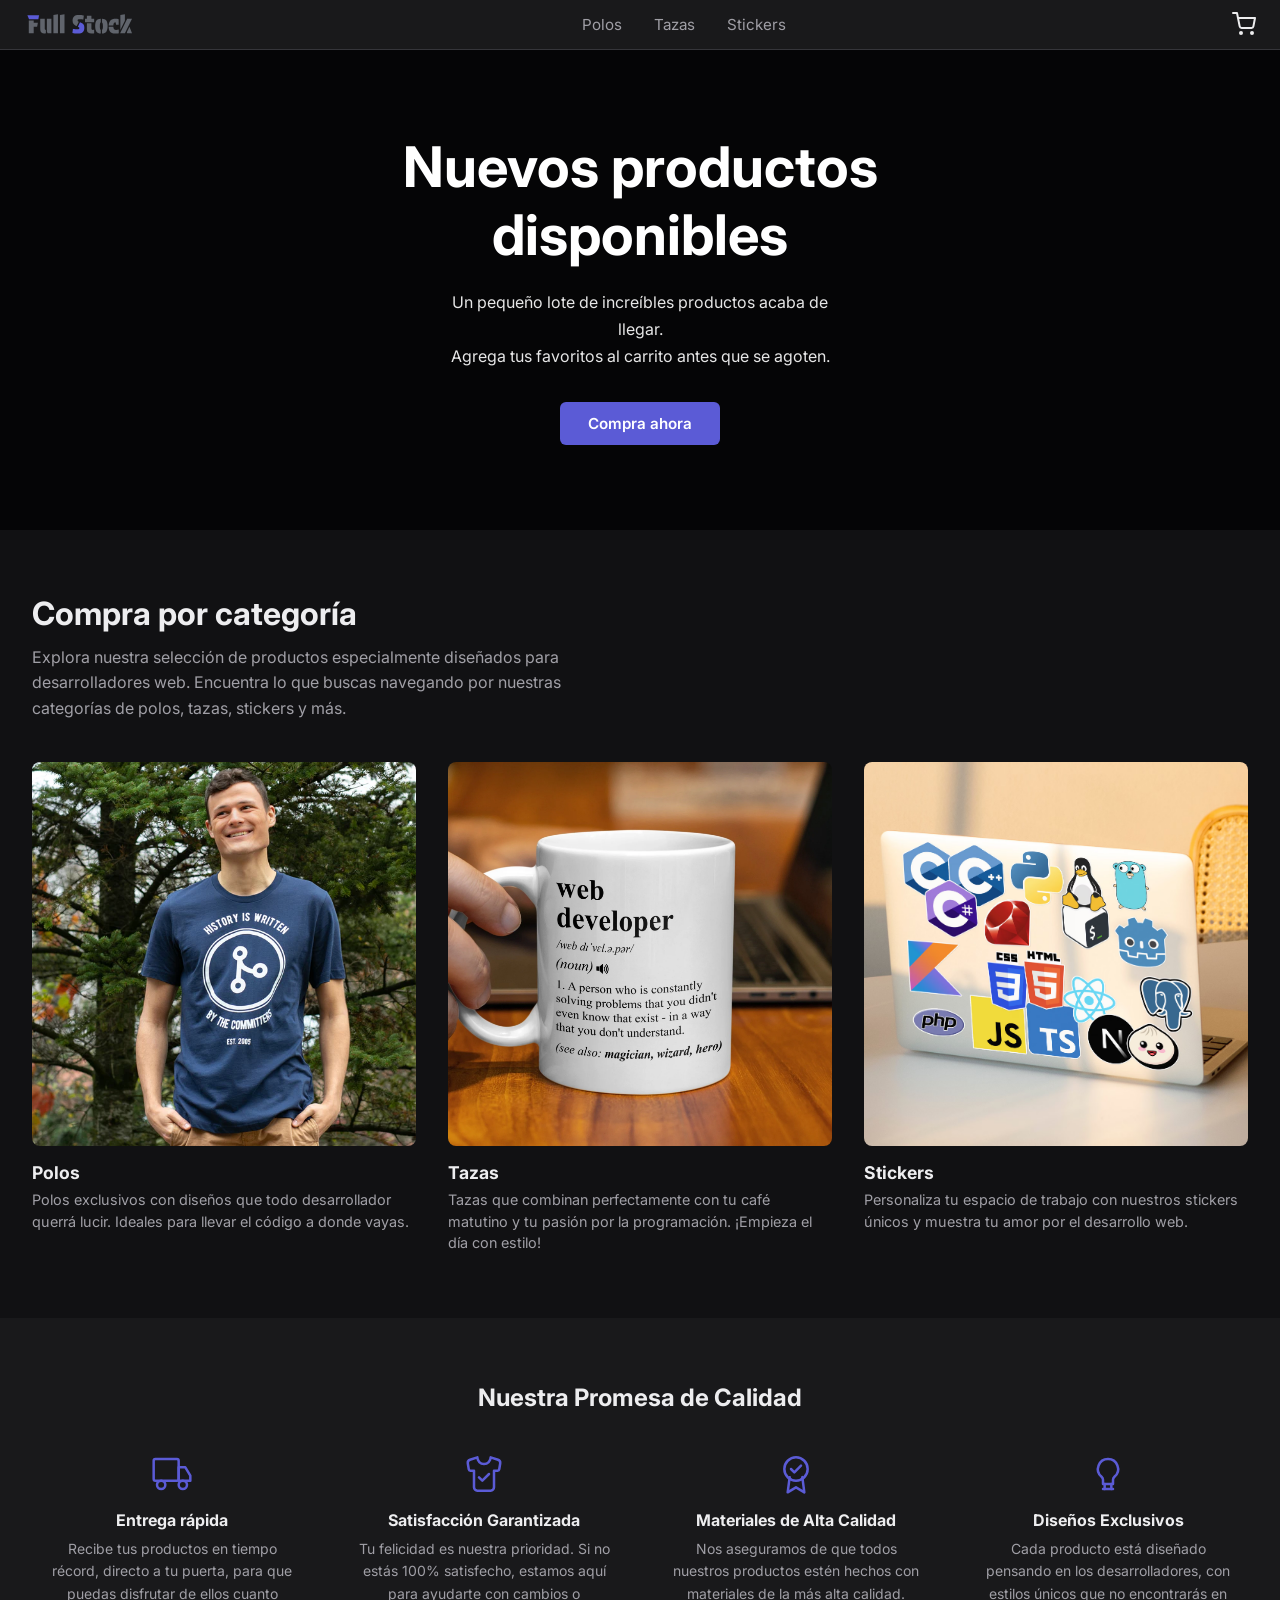
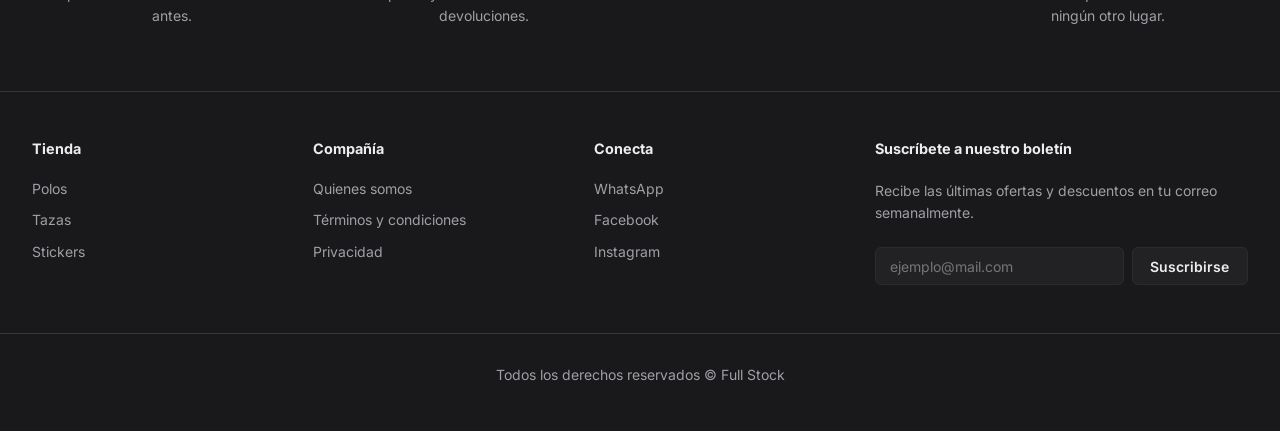
<file: index.html>
<!DOCTYPE html>
<html lang="es">
  <head>
    <meta charset="UTF-8" />
    <meta name="viewport" content="width=device-width, initial-scale=1.0" />
    <title>Full Stock</title>
    <link rel="stylesheet" href="styles.css" />
  </head>
  <body>

    <header class="site-header">
      <div class="header-inner">
        <a href="index.html" class="logo"><img src="images/logo.svg" alt="Full Stock" /></a>
        <nav class="header-nav">
          <a href="polos.html">Polos</a>
          <a href="tazas.html">Tazas</a>
          <a href="stickers.html">Stickers</a>
        </nav>
        <a href="carrito.html" class="cart-icon" aria-label="Carrito de compras">
          <svg xmlns="http://www.w3.org/2000/svg" width="24" height="24" viewBox="0 0 24 24" fill="none" stroke="currentColor" stroke-width="2" stroke-linecap="round" stroke-linejoin="round">
            <circle cx="9" cy="21" r="1"></circle>
            <circle cx="20" cy="21" r="1"></circle>
            <path d="M1 1h4l2.68 13.39a2 2 0 0 0 2 1.61h9.72a2 2 0 0 0 2-1.61L23 6H6"></path>
          </svg>
          <span class="cart-badge" style="display:none">0</span>
        </a>
      </div>
    </header>

    <main>

      <!-- HERO -->
      <section class="hero">
        <div class="hero-content">
          <h1>Nuevos productos<br>disponibles</h1>
          <p>Un pequeño lote de increíbles productos acaba de llegar.<br>Agrega tus favoritos al carrito antes que se agoten.</p>
          <a href="polos.html" class="btn-primary">Compra ahora</a>
        </div>
      </section>

      <!-- CATEGORÍAS -->
      <section class="categories-section">
        <div class="container">
          <h2>Compra por categoría</h2>
          <p class="categories-subtitle">
            Explora nuestra selección de productos especialmente diseñados para
            desarrolladores web. Encuentra lo que buscas navegando por nuestras
            categorías de polos, tazas, stickers y más.
          </p>

          <div class="categories-grid">

            <a href="polos.html" class="category-card">
              <div class="category-image-container">
                <img
                  src="images/polo.png"
                  alt="Hombre con polo azul marino 'History is written by the committers'"
                  width="600"
                  height="600"
                />
              </div>
              <h3>Polos</h3>
              <p>Polos exclusivos con diseños que todo desarrollador querrá lucir. Ideales para llevar el código a donde vayas.</p>
            </a>

            <a href="tazas.html" class="category-card">
              <div class="category-image-container">
                <img
                  src="images/taza.png"
                  alt="Taza blanca con definición de 'web developer'"
                  width="600"
                  height="600"
                />
              </div>
              <h3>Tazas</h3>
              <p>Tazas que combinan perfectamente con tu café matutino y tu pasión por la programación. ¡Empieza el día con estilo!</p>
            </a>

            <a href="stickers.html" class="category-card">
              <div class="category-image-container">
                <img
                  src="images/stickers.png"
                  alt="Laptop con stickers de lenguajes de programación"
                  width="600"
                  height="600"
                />
              </div>
              <h3>Stickers</h3>
              <p>Personaliza tu espacio de trabajo con nuestros stickers únicos y muestra tu amor por el desarrollo web.</p>
            </a>

          </div>
        </div>
      </section>

      <!-- NUESTRA PROMESA DE CALIDAD -->
      <section class="promise-section">
        <div class="container">
          <h2 class="promise-title">Nuestra Promesa de Calidad</h2>
          <div class="promise-grid">

            <div class="promise-item">
              <div class="promise-icon">
                <svg xmlns="http://www.w3.org/2000/svg" width="40" height="40" viewBox="0 0 24 24" fill="none" stroke="currentColor" stroke-width="1.5" stroke-linecap="round" stroke-linejoin="round">
                  <rect x="1" y="3" width="15" height="13" rx="1"></rect>
                  <path d="M16 8h4l3 5v3h-7V8z"></path>
                  <circle cx="5.5" cy="18.5" r="2.5"></circle>
                  <circle cx="18.5" cy="18.5" r="2.5"></circle>
                </svg>
              </div>
              <h3>Entrega rápida</h3>
              <p>Recibe tus productos en tiempo récord, directo a tu puerta, para que puedas disfrutar de ellos cuanto antes.</p>
            </div>

            <div class="promise-item">
              <div class="promise-icon">
                <svg xmlns="http://www.w3.org/2000/svg" width="40" height="40" viewBox="0 0 24 24" fill="none" stroke="currentColor" stroke-width="1.5" stroke-linecap="round" stroke-linejoin="round">
                  <path d="M20.38 3.46 16 2a4 4 0 0 1-8 0L3.62 3.46a2 2 0 0 0-1.34 2.23l.58 3.47a1 1 0 0 0 .99.84H6v10c0 1.1.9 2 2 2h8a2 2 0 0 0 2-2V10h2.15a1 1 0 0 0 .99-.84l.58-3.47a2 2 0 0 0-1.34-2.23z"></path>
                  <path d="M9 14l2 2 4-4"></path>
                </svg>
              </div>
              <h3>Satisfacción Garantizada</h3>
              <p>Tu felicidad es nuestra prioridad. Si no estás 100% satisfecho, estamos aquí para ayudarte con cambios o devoluciones.</p>
            </div>

            <div class="promise-item">
              <div class="promise-icon">
                <svg xmlns="http://www.w3.org/2000/svg" width="40" height="40" viewBox="0 0 24 24" fill="none" stroke="currentColor" stroke-width="1.5" stroke-linecap="round" stroke-linejoin="round">
                  <circle cx="12" cy="9" r="7"></circle>
                  <polyline points="8.21 13.89 7 23 12 20 17 23 15.79 13.88"></polyline>
                  <polyline points="9 9 11 11 15 7"></polyline>
                </svg>
              </div>
              <h3>Materiales de Alta Calidad</h3>
              <p>Nos aseguramos de que todos nuestros productos estén hechos con materiales de la más alta calidad.</p>
            </div>

            <div class="promise-item">
              <div class="promise-icon">
                <svg xmlns="http://www.w3.org/2000/svg" width="40" height="40" viewBox="0 0 24 24" fill="none" stroke="currentColor" stroke-width="1.5" stroke-linecap="round" stroke-linejoin="round">
                  <path d="M9 21h6"></path>
                  <path d="M10 21v-3"></path>
                  <path d="M14 21v-3"></path>
                  <path d="M12 3a6 6 0 0 0-4 10.5c.8.7 1 1.2 1 2V18h6v-2.5c0-.8.2-1.3 1-2A6 6 0 0 0 12 3z"></path>
                </svg>
              </div>
              <h3>Diseños Exclusivos</h3>
              <p>Cada producto está diseñado pensando en los desarrolladores, con estilos únicos que no encontrarás en ningún otro lugar.</p>
            </div>

          </div>
        </div>
      </section>

    </main>

    <footer class="site-footer">
      <div class="container footer-grid">

        <div class="footer-col">
          <h4>Tienda</h4>
          <a href="polos.html">Polos</a>
          <a href="tazas.html">Tazas</a>
          <a href="stickers.html">Stickers</a>
        </div>

        <div class="footer-col">
          <h4>Compañía</h4>
          <a href="about.html">Quienes somos</a>
          <a href="terms.html">Términos y condiciones</a>
          <a href="privacy.html">Privacidad</a>
        </div>

        <div class="footer-col">
          <h4>Conecta</h4>
          <a href="https://wa.me/">WhatsApp</a>
          <a href="https://www.facebook.com/">Facebook</a>
          <a href="https://www.instagram.com/">Instagram</a>
        </div>

        <div class="footer-col footer-newsletter">
          <h4>Suscríbete a nuestro boletín</h4>
          <p>Recibe las últimas ofertas y descuentos en tu correo semanalmente.</p>
          <form class="newsletter-form">
            <input type="email" placeholder="ejemplo@mail.com" required />
            <button type="submit">Suscribirse</button>
          </form>
        </div>

      </div>
      <p class="footer-copy">Todos los derechos reservados &copy; Full Stock</p>
    </footer>

    <script src="js/darkmode.js?v=2"></script>
    <script src="js/products.js?v=2"></script>
    <script src="js/main.js?v=2"></script>
  </body>
</html>
</file>
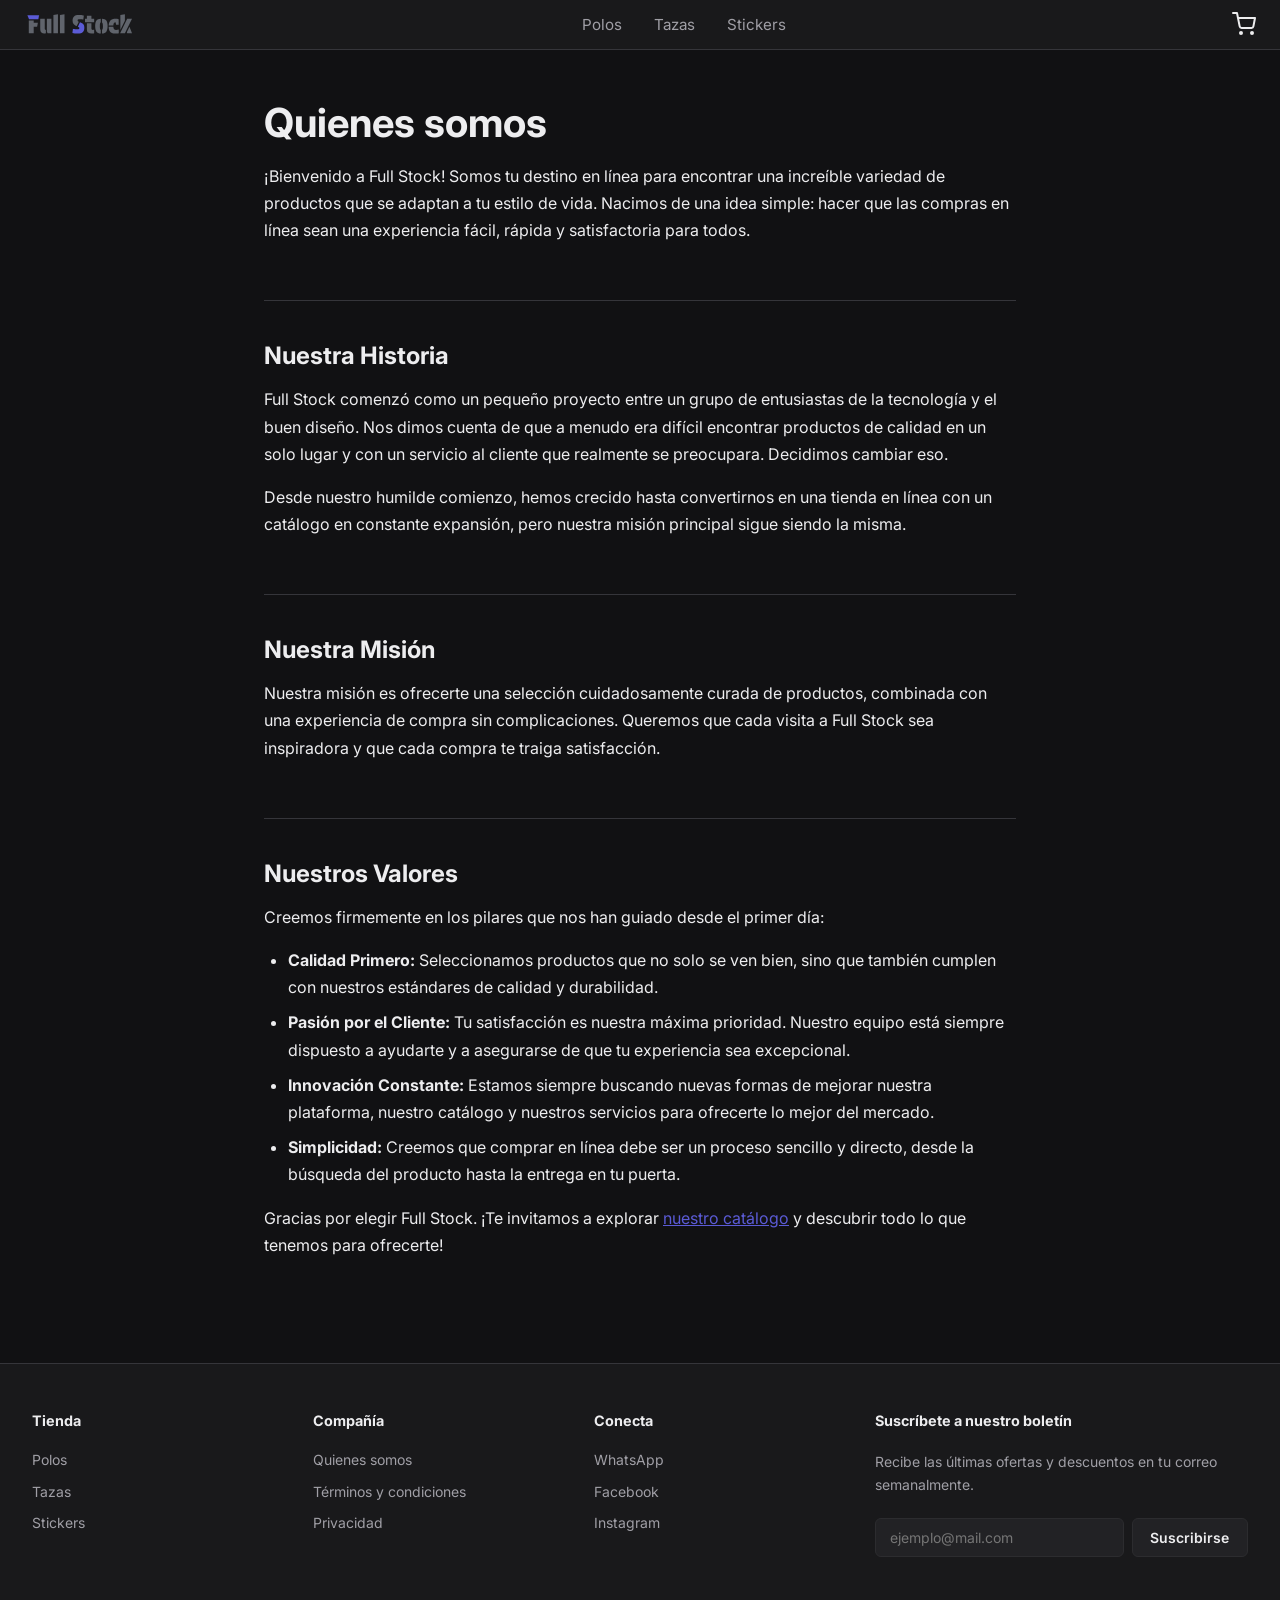
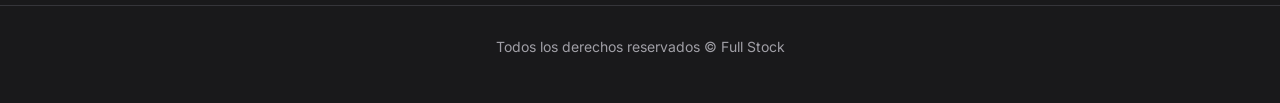
<file: about.html>
<!DOCTYPE html>
<html lang="es">
  <head>
    <meta charset="UTF-8" />
    <meta name="viewport" content="width=device-width, initial-scale=1.0" />
    <title>Quiénes Somos | Full Stock</title>
    <link rel="stylesheet" href="styles.css" />
  </head>
  <body class="internal-page">

    <header class="site-header">
      <div class="header-inner">
        <a href="index.html" class="logo"><img src="images/logo.svg" alt="Full Stock" /></a>
        <nav class="header-nav">
          <a href="polos.html">Polos</a>
          <a href="tazas.html">Tazas</a>
          <a href="stickers.html">Stickers</a>
        </nav>
        <a href="carrito.html" class="cart-icon" aria-label="Carrito de compras">
          <svg xmlns="http://www.w3.org/2000/svg" width="24" height="24" viewBox="0 0 24 24" fill="none" stroke="currentColor" stroke-width="2" stroke-linecap="round" stroke-linejoin="round">
            <circle cx="9" cy="21" r="1"></circle>
            <circle cx="20" cy="21" r="1"></circle>
            <path d="M1 1h4l2.68 13.39a2 2 0 0 0 2 1.61h9.72a2 2 0 0 0 2-1.61L23 6H6"></path>
          </svg>
          <span class="cart-badge" style="display:none">0</span>
        </a>
      </div>
    </header>

    <main>

      <section class="hero-section">
        <h1>Quienes somos</h1>
        <p>
          ¡Bienvenido a Full Stock! Somos tu destino en línea para encontrar una
          increíble variedad de productos que se adaptan a tu estilo de vida.
          Nacimos de una idea simple: hacer que las compras en línea sean una
          experiencia fácil, rápida y satisfactoria para todos.
        </p>
      </section>

      <section>
        <h2>Nuestra Historia</h2>
        <p>
          Full Stock comenzó como un pequeño proyecto entre un grupo de
          entusiastas de la tecnología y el buen diseño. Nos dimos cuenta de
          que a menudo era difícil encontrar productos de calidad en un solo
          lugar y con un servicio al cliente que realmente se preocupara.
          Decidimos cambiar eso.
        </p>
        <p>
          Desde nuestro humilde comienzo, hemos crecido hasta convertirnos en
          una tienda en línea con un catálogo en constante expansión, pero
          nuestra misión principal sigue siendo la misma.
        </p>
      </section>

      <section>
        <h2>Nuestra Misión</h2>
        <p>
          Nuestra misión es ofrecerte una selección cuidadosamente curada de
          productos, combinada con una experiencia de compra sin
          complicaciones. Queremos que cada visita a Full Stock sea inspiradora
          y que cada compra te traiga satisfacción.
        </p>
      </section>

      <section>
        <h2>Nuestros Valores</h2>
        <p>Creemos firmemente en los pilares que nos han guiado desde el primer día:</p>
        <ul>
          <li>
            <strong>Calidad Primero:</strong> Seleccionamos productos que no
            solo se ven bien, sino que también cumplen con nuestros estándares
            de calidad y durabilidad.
          </li>
          <li>
            <strong>Pasión por el Cliente:</strong> Tu satisfacción es nuestra
            máxima prioridad. Nuestro equipo está siempre dispuesto a ayudarte
            y a asegurarse de que tu experiencia sea excepcional.
          </li>
          <li>
            <strong>Innovación Constante:</strong> Estamos siempre buscando
            nuevas formas de mejorar nuestra plataforma, nuestro catálogo y
            nuestros servicios para ofrecerte lo mejor del mercado.
          </li>
          <li>
            <strong>Simplicidad:</strong> Creemos que comprar en línea debe ser
            un proceso sencillo y directo, desde la búsqueda del producto hasta
            la entrega en tu puerta.
          </li>
        </ul>
        <p>
          Gracias por elegir Full Stock. ¡Te invitamos a explorar
          <a href="#">nuestro catálogo</a> y descubrir todo lo que tenemos para
          ofrecerte!
        </p>
      </section>

    </main>

    <footer class="site-footer">
      <div class="container footer-grid">
        <div class="footer-col">
          <h4>Tienda</h4>
          <a href="polos.html">Polos</a>
          <a href="tazas.html">Tazas</a>
          <a href="stickers.html">Stickers</a>
        </div>
        <div class="footer-col">
          <h4>Compañía</h4>
          <a href="about.html">Quienes somos</a>
          <a href="terms.html">Términos y condiciones</a>
          <a href="privacy.html">Privacidad</a>
        </div>
        <div class="footer-col">
          <h4>Conecta</h4>
          <a href="https://wa.me/">WhatsApp</a>
          <a href="https://www.facebook.com/">Facebook</a>
          <a href="https://www.instagram.com/">Instagram</a>
        </div>
        <div class="footer-col footer-newsletter">
          <h4>Suscríbete a nuestro boletín</h4>
          <p>Recibe las últimas ofertas y descuentos en tu correo semanalmente.</p>
          <form class="newsletter-form">
            <input type="email" placeholder="ejemplo@mail.com" required />
            <button type="submit">Suscribirse</button>
          </form>
        </div>
      </div>
      <p class="footer-copy">Todos los derechos reservados &copy; Full Stock</p>
    </footer>

    <script src="js/darkmode.js?v=2"></script>
    <script src="js/products.js?v=2"></script>
    <script src="js/main.js?v=2"></script>
  </body>
</html>
</file>
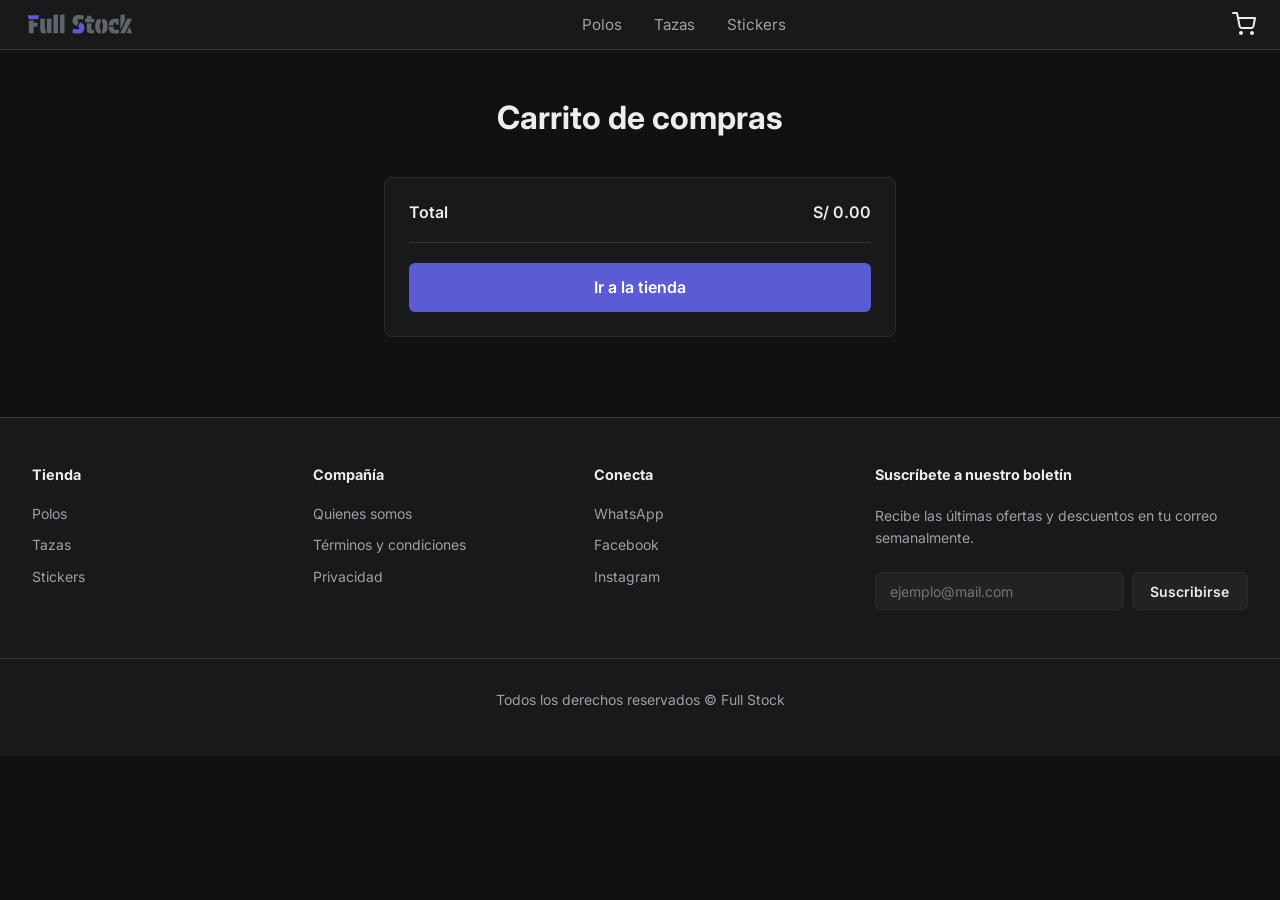
<file: carrito.html>
<!DOCTYPE html>
<html lang="es">
  <head>
    <meta charset="UTF-8" />
    <meta name="viewport" content="width=device-width, initial-scale=1.0" />
    <title>Full Stock | Tu carrito</title>
    <link rel="stylesheet" href="styles.css" />
  </head>
  <body data-page="carrito">

    <header class="site-header">
      <div class="header-inner">
        <a href="index.html" class="logo"><img src="images/logo.svg" alt="Full Stock" /></a>
        <nav class="header-nav">
          <a href="polos.html">Polos</a>
          <a href="tazas.html">Tazas</a>
          <a href="stickers.html">Stickers</a>
        </nav>
        <a href="carrito.html" class="cart-icon" aria-label="Carrito de compras">
          <svg xmlns="http://www.w3.org/2000/svg" width="24" height="24" viewBox="0 0 24 24" fill="none" stroke="currentColor" stroke-width="2" stroke-linecap="round" stroke-linejoin="round">
            <circle cx="9" cy="21" r="1"></circle>
            <circle cx="20" cy="21" r="1"></circle>
            <path d="M1 1h4l2.68 13.39a2 2 0 0 0 2 1.61h9.72a2 2 0 0 0 2-1.61L23 6H6"></path>
          </svg>
          <span class="cart-badge" style="display:none">0</span>
        </a>
      </div>
    </header>

    <main>
      <section class="cart-section">
        <div class="container">
          <div id="cart-content"></div>
        </div>
      </section>
    </main>

    <footer class="site-footer">
      <div class="container footer-grid">
        <div class="footer-col">
          <h4>Tienda</h4>
          <a href="polos.html">Polos</a>
          <a href="tazas.html">Tazas</a>
          <a href="stickers.html">Stickers</a>
        </div>
        <div class="footer-col">
          <h4>Compañía</h4>
          <a href="about.html">Quienes somos</a>
          <a href="terms.html">Términos y condiciones</a>
          <a href="privacy.html">Privacidad</a>
        </div>
        <div class="footer-col">
          <h4>Conecta</h4>
          <a href="https://wa.me/">WhatsApp</a>
          <a href="https://www.facebook.com/">Facebook</a>
          <a href="https://www.instagram.com/">Instagram</a>
        </div>
        <div class="footer-col footer-newsletter">
          <h4>Suscríbete a nuestro boletín</h4>
          <p>Recibe las últimas ofertas y descuentos en tu correo semanalmente.</p>
          <form class="newsletter-form">
            <input type="email" placeholder="ejemplo@mail.com" required />
            <button type="submit">Suscribirse</button>
          </form>
        </div>
      </div>
      <p class="footer-copy">Todos los derechos reservados &copy; Full Stock</p>
    </footer>

    <script src="js/darkmode.js?v=2"></script>
    <script src="js/products.js?v=2"></script>
    <script src="js/main.js?v=2"></script>
  </body>
</html>
</file>
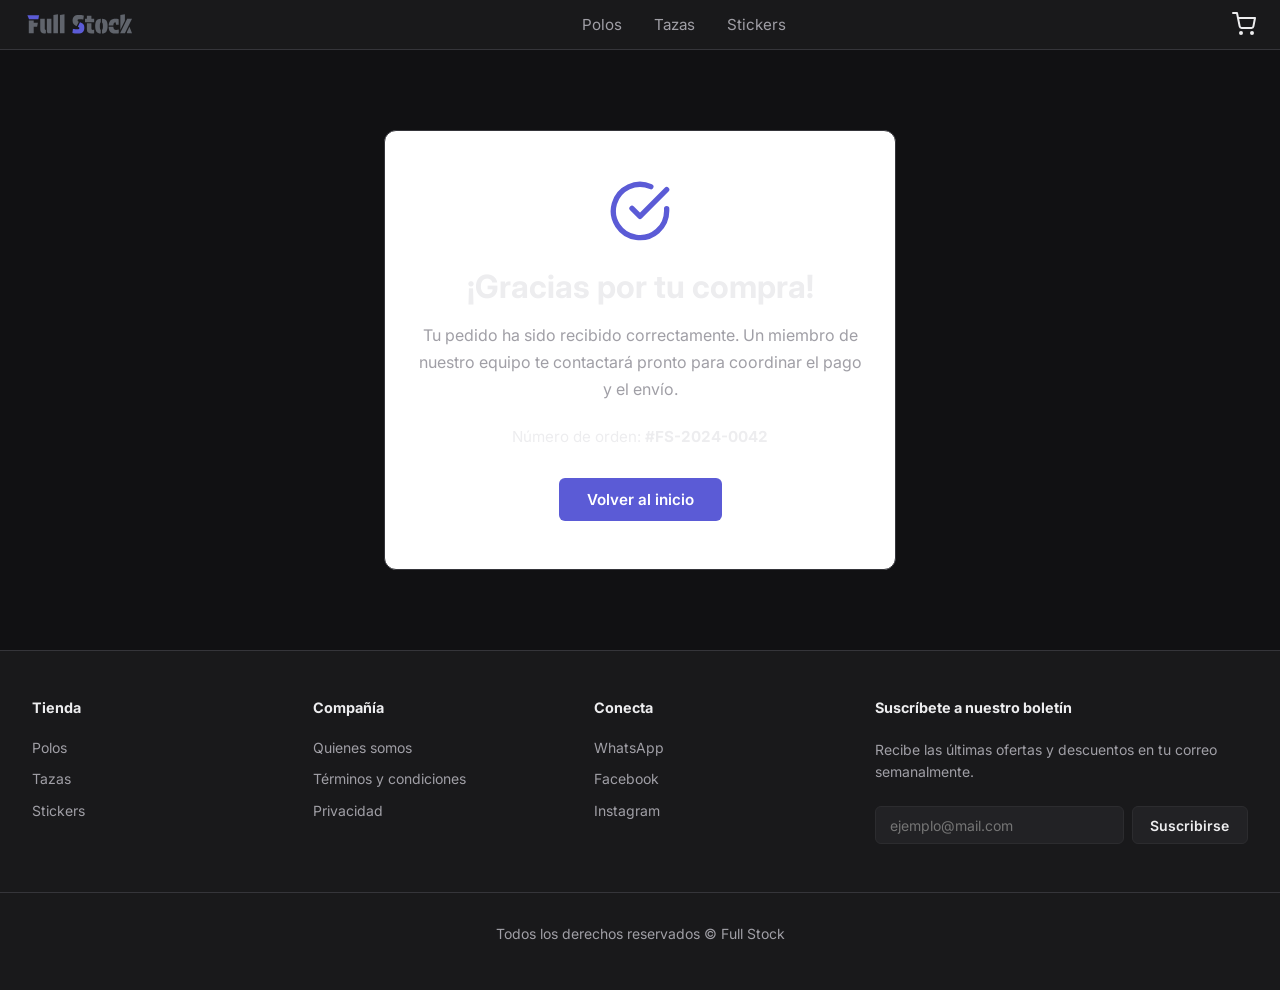
<file: gracias.html>
<!DOCTYPE html>
<html lang="es">
  <head>
    <meta charset="UTF-8" />
    <meta name="viewport" content="width=device-width, initial-scale=1.0" />
    <title>¡Gracias por tu compra! | Full Stock</title>
    <link rel="stylesheet" href="styles.css" />
  </head>
  <body>

    <header class="site-header">
      <div class="header-inner">
        <a href="index.html" class="logo"><img src="images/logo.svg" alt="Full Stock" /></a>
        <nav class="header-nav">
          <a href="polos.html">Polos</a>
          <a href="tazas.html">Tazas</a>
          <a href="stickers.html">Stickers</a>
        </nav>
        <a href="carrito.html" class="cart-icon" aria-label="Carrito de compras">
          <svg xmlns="http://www.w3.org/2000/svg" width="24" height="24" viewBox="0 0 24 24" fill="none" stroke="currentColor" stroke-width="2" stroke-linecap="round" stroke-linejoin="round">
            <circle cx="9" cy="21" r="1"></circle>
            <circle cx="20" cy="21" r="1"></circle>
            <path d="M1 1h4l2.68 13.39a2 2 0 0 0 2 1.61h9.72a2 2 0 0 0 2-1.61L23 6H6"></path>
          </svg>
          <span class="cart-badge" style="display:none">0</span>
        </a>
      </div>
    </header>

    <main>
      <section class="thank-you-section">
        <div class="container">
          <div class="thank-you-card">
            <div class="thank-you-icon">
              <svg xmlns="http://www.w3.org/2000/svg" width="64" height="64" viewBox="0 0 24 24" fill="none" stroke="currentColor" stroke-width="2" stroke-linecap="round" stroke-linejoin="round">
                <path d="M22 11.08V12a10 10 0 1 1-5.93-9.14"></path>
                <polyline points="22 4 12 14.01 9 11.01"></polyline>
              </svg>
            </div>
            <h1>¡Gracias por tu compra!</h1>
            <p class="thank-you-message">
              Tu pedido ha sido recibido correctamente. Un miembro de nuestro
              equipo te contactará pronto para coordinar el pago y el envío.
            </p>
            <p class="thank-you-order">
              Número de orden: <strong>#FS-2024-0042</strong>
            </p>
            <a href="index.html" class="btn-primary">Volver al inicio</a>
          </div>
        </div>
      </section>
    </main>

    <footer class="site-footer">
      <div class="container footer-grid">
        <div class="footer-col">
          <h4>Tienda</h4>
          <a href="polos.html">Polos</a>
          <a href="tazas.html">Tazas</a>
          <a href="stickers.html">Stickers</a>
        </div>
        <div class="footer-col">
          <h4>Compañía</h4>
          <a href="about.html">Quienes somos</a>
          <a href="terms.html">Términos y condiciones</a>
          <a href="privacy.html">Privacidad</a>
        </div>
        <div class="footer-col">
          <h4>Conecta</h4>
          <a href="https://wa.me/">WhatsApp</a>
          <a href="https://www.facebook.com/">Facebook</a>
          <a href="https://www.instagram.com/">Instagram</a>
        </div>
        <div class="footer-col footer-newsletter">
          <h4>Suscríbete a nuestro boletín</h4>
          <p>Recibe las últimas ofertas y descuentos en tu correo semanalmente.</p>
          <form class="newsletter-form">
            <input type="email" placeholder="ejemplo@mail.com" required />
            <button type="submit">Suscribirse</button>
          </form>
        </div>
      </div>
      <p class="footer-copy">Todos los derechos reservados &copy; Full Stock</p>
    </footer>

    <script src="js/darkmode.js?v=2"></script>
    <script src="js/products.js?v=2"></script>
    <script src="js/main.js?v=2"></script>
  </body>
</html>
</file>
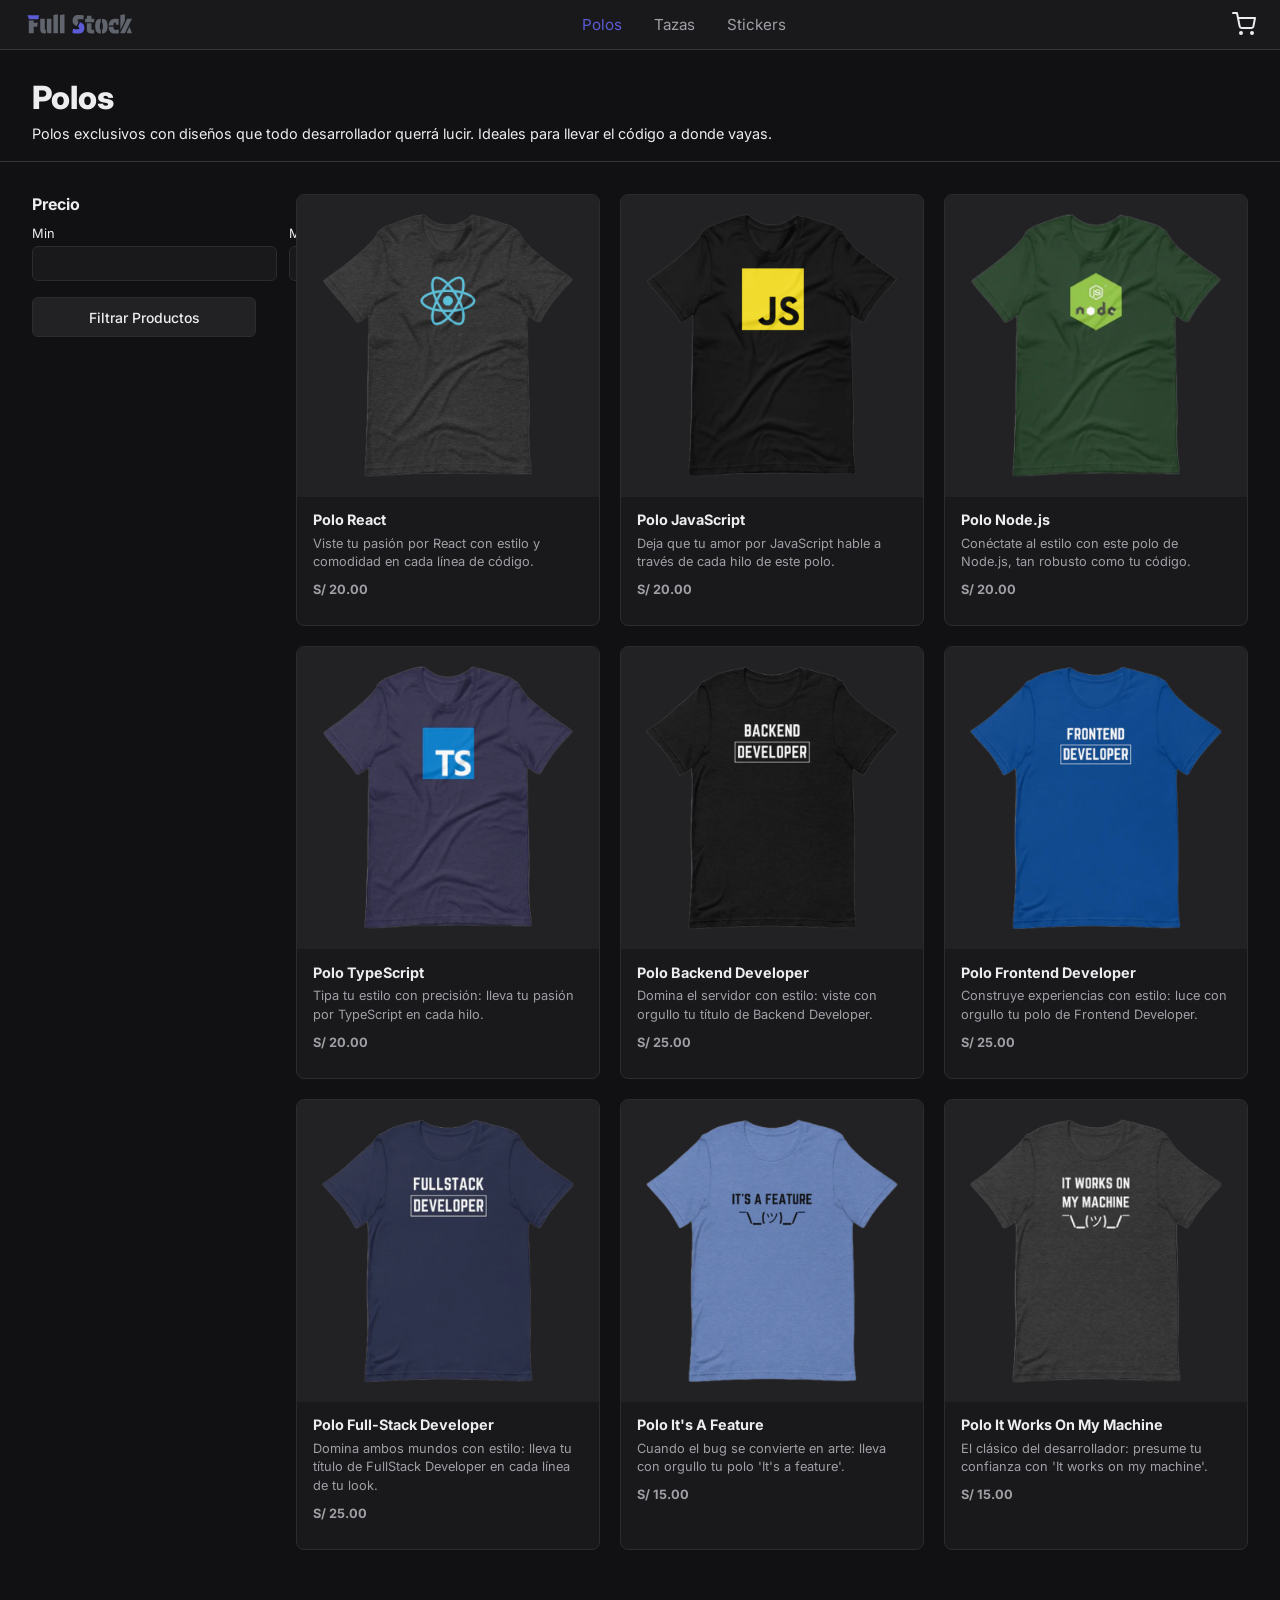
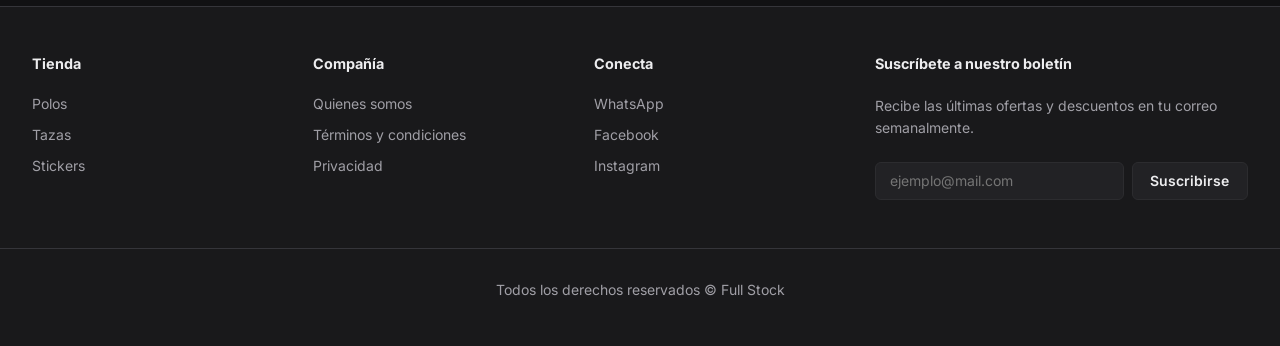
<file: polos.html>
<!DOCTYPE html>
<html lang="es">
  <head>
    <meta charset="UTF-8" />
    <meta name="viewport" content="width=device-width, initial-scale=1.0" />
    <title>Full Stock | Polos</title>
    <link rel="stylesheet" href="styles.css" />
  </head>
  <body>

    <header class="site-header">
      <div class="header-inner">
        <a href="index.html" class="logo"><img src="images/logo.svg" alt="Full Stock" /></a>
        <nav class="header-nav">
          <a href="polos.html" class="active">Polos</a>
          <a href="tazas.html">Tazas</a>
          <a href="stickers.html">Stickers</a>
        </nav>
        <a href="carrito.html" class="cart-icon" aria-label="Carrito de compras">
          <svg xmlns="http://www.w3.org/2000/svg" width="24" height="24" viewBox="0 0 24 24" fill="none" stroke="currentColor" stroke-width="2" stroke-linecap="round" stroke-linejoin="round">
            <circle cx="9" cy="21" r="1"></circle>
            <circle cx="20" cy="21" r="1"></circle>
            <path d="M1 1h4l2.68 13.39a2 2 0 0 0 2 1.61h9.72a2 2 0 0 0 2-1.61L23 6H6"></path>
          </svg>
          <span class="cart-badge" style="display:none">0</span>
        </a>
      </div>
    </header>

    <main>
      <section class="catalog-header">
        <div class="container">
          <h1>Polos</h1>
          <p>Polos exclusivos con diseños que todo desarrollador querrá lucir. Ideales para llevar el código a donde vayas.</p>
        </div>
      </section>

      <section class="catalog-body">
        <div class="container catalog-layout">

          <aside class="catalog-sidebar">
            <form class="filter-form">
              <fieldset>
                <legend>Precio</legend>
                <div class="filter-range">
                  <label>
                    Min
                    <input type="number" name="min" min="0" />
                  </label>
                  <label>
                    Max
                    <input type="number" name="max" min="0" />
                  </label>
                </div>
              </fieldset>
              <button type="submit">Filtrar Productos</button>
            </form>
          </aside>

          <div class="product-grid">

            <a href="producto.html?id=polo-react" class="product-card" data-price="20.00">
              <div class="product-image">
                <img src="images/polos/polo-react.png" alt="Polo React" />
              </div>
              <div class="product-info">
                <h2>Polo React</h2>
                <p>Viste tu pasión por React con estilo y comodidad en cada línea de código.</p>
                <p class="product-price">S/ 20.00</p>
              </div>
            </a>

            <a href="producto.html?id=polo-js" class="product-card" data-price="20.00">
              <div class="product-image">
                <img src="images/polos/polo-js.png" alt="Polo JavaScript" />
              </div>
              <div class="product-info">
                <h2>Polo JavaScript</h2>
                <p>Deja que tu amor por JavaScript hable a través de cada hilo de este polo.</p>
                <p class="product-price">S/ 20.00</p>
              </div>
            </a>

            <a href="producto.html?id=polo-node" class="product-card" data-price="20.00">
              <div class="product-image">
                <img src="images/polos/polo-node.png" alt="Polo Node.js" />
              </div>
              <div class="product-info">
                <h2>Polo Node.js</h2>
                <p>Conéctate al estilo con este polo de Node.js, tan robusto como tu código.</p>
                <p class="product-price">S/ 20.00</p>
              </div>
            </a>

            <a href="producto.html?id=polo-ts" class="product-card" data-price="20.00">
              <div class="product-image">
                <img src="images/polos/polo-ts.png" alt="Polo TypeScript" />
              </div>
              <div class="product-info">
                <h2>Polo TypeScript</h2>
                <p>Tipa tu estilo con precisión: lleva tu pasión por TypeScript en cada hilo.</p>
                <p class="product-price">S/ 20.00</p>
              </div>
            </a>

            <a href="producto.html?id=polo-backend" class="product-card" data-price="25.00">
              <div class="product-image">
                <img src="images/polos/polo-backend.png" alt="Polo Backend Developer" />
              </div>
              <div class="product-info">
                <h2>Polo Backend Developer</h2>
                <p>Domina el servidor con estilo: viste con orgullo tu título de Backend Developer.</p>
                <p class="product-price">S/ 25.00</p>
              </div>
            </a>

            <a href="producto.html?id=polo-frontend" class="product-card" data-price="25.00">
              <div class="product-image">
                <img src="images/polos/polo-frontend.png" alt="Polo Frontend Developer" />
              </div>
              <div class="product-info">
                <h2>Polo Frontend Developer</h2>
                <p>Construye experiencias con estilo: luce con orgullo tu polo de Frontend Developer.</p>
                <p class="product-price">S/ 25.00</p>
              </div>
            </a>

            <a href="producto.html?id=polo-fullstack" class="product-card" data-price="25.00">
              <div class="product-image">
                <img src="images/polos/polo-fullstack.png" alt="Polo Full-Stack Developer" />
              </div>
              <div class="product-info">
                <h2>Polo Full-Stack Developer</h2>
                <p>Domina ambos mundos con estilo: lleva tu título de FullStack Developer en cada línea de tu look.</p>
                <p class="product-price">S/ 25.00</p>
              </div>
            </a>

            <a href="producto.html?id=polo-feature" class="product-card" data-price="15.00">
              <div class="product-image">
                <img src="images/polos/polo-feature.png" alt="Polo It's A Feature" />
              </div>
              <div class="product-info">
                <h2>Polo It's A Feature</h2>
                <p>Cuando el bug se convierte en arte: lleva con orgullo tu polo 'It's a feature'.</p>
                <p class="product-price">S/ 15.00</p>
              </div>
            </a>

            <a href="producto.html?id=polo-works" class="product-card" data-price="15.00">
              <div class="product-image">
                <img src="images/polos/polo-works.png" alt="Polo It Works On My Machine" />
              </div>
              <div class="product-info">
                <h2>Polo It Works On My Machine</h2>
                <p>El clásico del desarrollador: presume tu confianza con 'It works on my machine'.</p>
                <p class="product-price">S/ 15.00</p>
              </div>
            </a>

          </div>
        </div>
      </section>
    </main>

    <footer class="site-footer">
      <div class="container footer-grid">
        <div class="footer-col">
          <h4>Tienda</h4>
          <a href="polos.html">Polos</a>
          <a href="tazas.html">Tazas</a>
          <a href="stickers.html">Stickers</a>
        </div>
        <div class="footer-col">
          <h4>Compañía</h4>
          <a href="about.html">Quienes somos</a>
          <a href="terms.html">Términos y condiciones</a>
          <a href="privacy.html">Privacidad</a>
        </div>
        <div class="footer-col">
          <h4>Conecta</h4>
          <a href="https://wa.me/">WhatsApp</a>
          <a href="https://www.facebook.com/">Facebook</a>
          <a href="https://www.instagram.com/">Instagram</a>
        </div>
        <div class="footer-col footer-newsletter">
          <h4>Suscríbete a nuestro boletín</h4>
          <p>Recibe las últimas ofertas y descuentos en tu correo semanalmente.</p>
          <form class="newsletter-form">
            <input type="email" placeholder="ejemplo@mail.com" required />
            <button type="submit">Suscribirse</button>
          </form>
        </div>
      </div>
      <p class="footer-copy">Todos los derechos reservados &copy; Full Stock</p>
    </footer>

    <script src="js/darkmode.js?v=2"></script>
    <script src="js/products.js?v=2"></script>
    <script src="js/main.js?v=2"></script>
  </body>
</html>
</file>
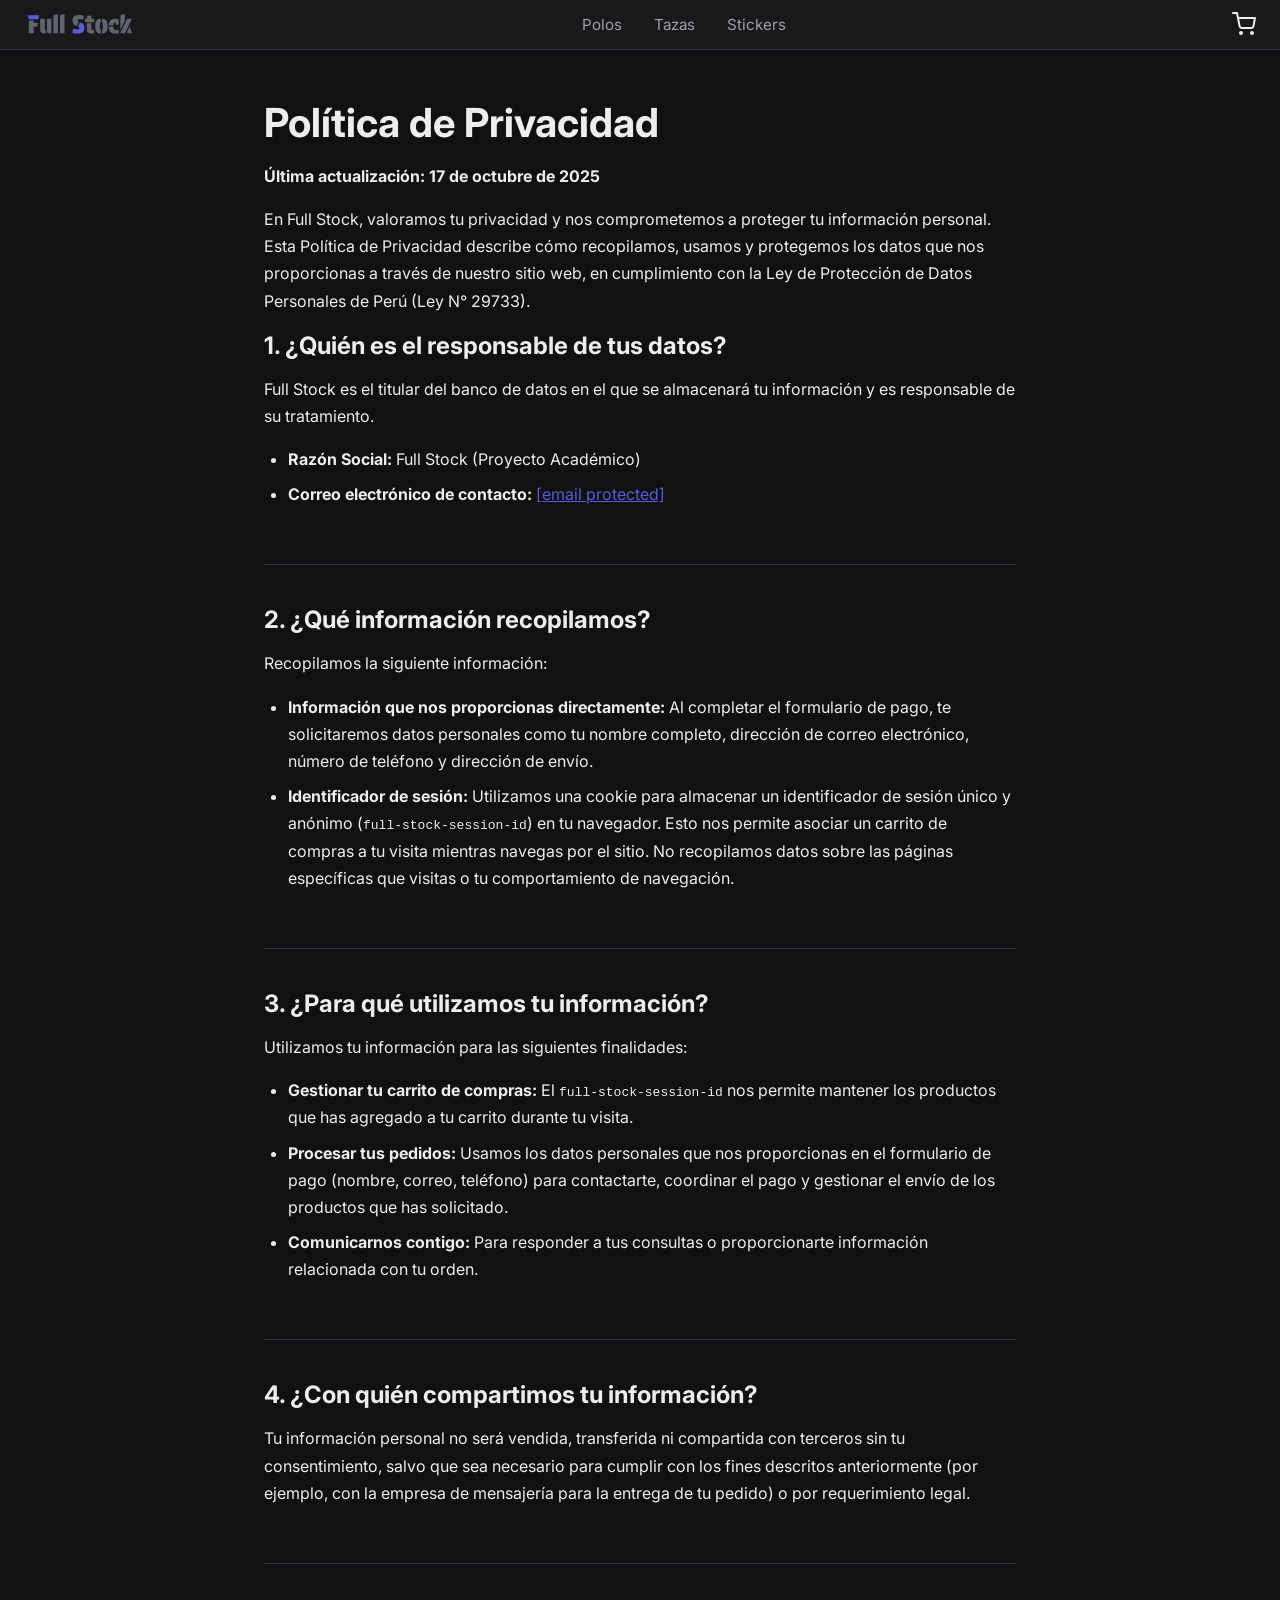
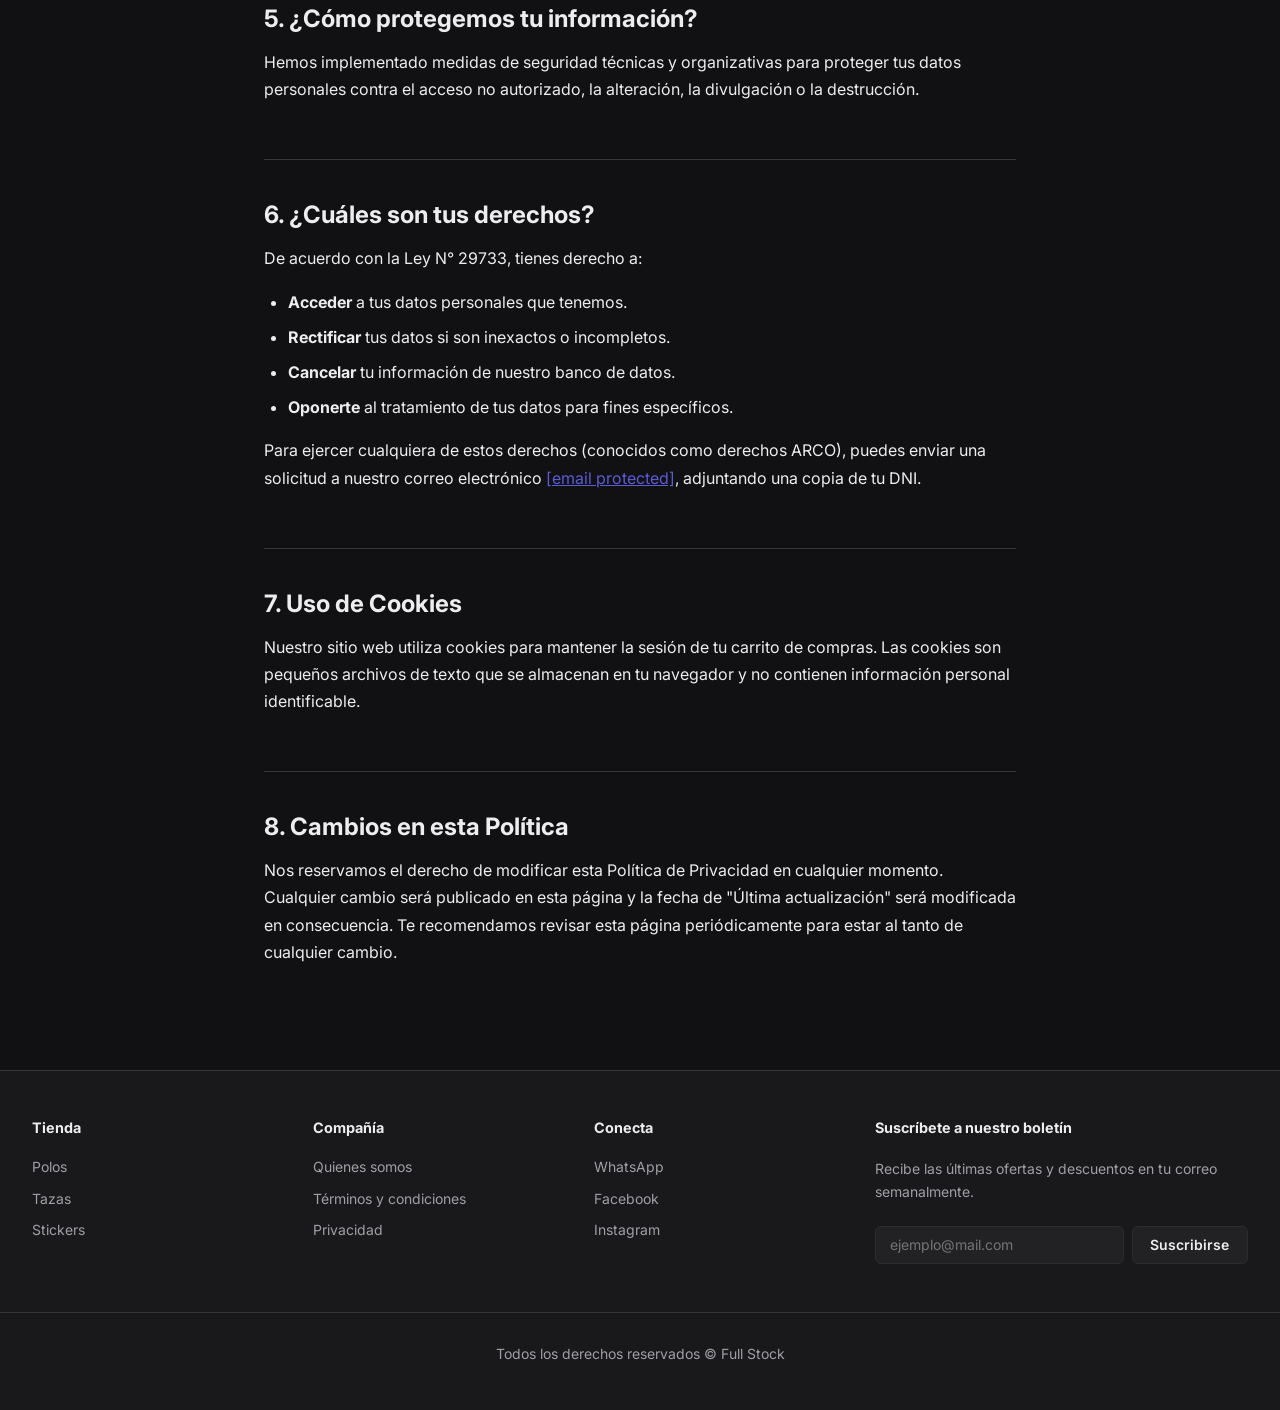
<file: privacy.html>
<!DOCTYPE html>
<html lang="es">
  <head>
    <meta charset="UTF-8" />
    <meta name="viewport" content="width=device-width, initial-scale=1.0" />
    <title>Política de Privacidad | Full Stock</title>
    <link rel="stylesheet" href="styles.css" />
  </head>
  <body class="internal-page">

    <header class="site-header">
      <div class="header-inner">
        <a href="index.html" class="logo"><img src="images/logo.svg" alt="Full Stock" /></a>
        <nav class="header-nav">
          <a href="polos.html">Polos</a>
          <a href="tazas.html">Tazas</a>
          <a href="stickers.html">Stickers</a>
        </nav>
        <a href="carrito.html" class="cart-icon" aria-label="Carrito de compras">
          <svg xmlns="http://www.w3.org/2000/svg" width="24" height="24" viewBox="0 0 24 24" fill="none" stroke="currentColor" stroke-width="2" stroke-linecap="round" stroke-linejoin="round">
            <circle cx="9" cy="21" r="1"></circle>
            <circle cx="20" cy="21" r="1"></circle>
            <path d="M1 1h4l2.68 13.39a2 2 0 0 0 2 1.61h9.72a2 2 0 0 0 2-1.61L23 6H6"></path>
          </svg>
          <span class="cart-badge" style="display:none">0</span>
        </a>
      </div>
    </header>

    <main class="page-content">

      <div class="page-header">
        <h1>Política de Privacidad</h1>
        <p><strong>Última actualización: 17 de octubre de 2025</strong></p>
        <p>
          En Full Stock, valoramos tu privacidad y nos comprometemos a proteger
          tu información personal. Esta Política de Privacidad describe cómo
          recopilamos, usamos y protegemos los datos que nos proporcionas a
          través de nuestro sitio web, en cumplimiento con la Ley de Protección
          de Datos Personales de Perú (Ley N° 29733).
        </p>
      </div>

      <section>
        <h2>1. ¿Quién es el responsable de tus datos?</h2>
        <p>
          Full Stock es el titular del banco de datos en el que se almacenará
          tu información y es responsable de su tratamiento.
        </p>
        <ul>
          <li><strong>Razón Social:</strong> Full Stock (Proyecto Académico)</li>
          <li>
            <strong>Correo electrónico de contacto:</strong>
            <a href="/cdn-cgi/l/email-protection#41313328372022282520256c27342d2d32352e222a01222e252420232d246f2d20"><span class="__cf_email__" data-cfemail="3343415a4552505a5752571e55465f5f40475c505873505c575652515f561d5f52">[email&#160;protected]</span></a>
          </li>
        </ul>
      </section>

      <section>
        <h2>2. ¿Qué información recopilamos?</h2>
        <p>Recopilamos la siguiente información:</p>
        <ul>
          <li>
            <strong>Información que nos proporcionas directamente:</strong> Al
            completar el formulario de pago, te solicitaremos datos personales
            como tu nombre completo, dirección de correo electrónico, número de
            teléfono y dirección de envío.
          </li>
          <li>
            <strong>Identificador de sesión:</strong> Utilizamos una cookie para
            almacenar un identificador de sesión único y anónimo
            (<code>full-stock-session-id</code>) en tu navegador. Esto nos
            permite asociar un carrito de compras a tu visita mientras navegas
            por el sitio. No recopilamos datos sobre las páginas específicas que
            visitas o tu comportamiento de navegación.
          </li>
        </ul>
      </section>

      <section>
        <h2>3. ¿Para qué utilizamos tu información?</h2>
        <p>Utilizamos tu información para las siguientes finalidades:</p>
        <ul>
          <li>
            <strong>Gestionar tu carrito de compras:</strong> El
            <code>full-stock-session-id</code> nos permite mantener los
            productos que has agregado a tu carrito durante tu visita.
          </li>
          <li>
            <strong>Procesar tus pedidos:</strong> Usamos los datos personales
            que nos proporcionas en el formulario de pago (nombre, correo,
            teléfono) para contactarte, coordinar el pago y gestionar el envío
            de los productos que has solicitado.
          </li>
          <li>
            <strong>Comunicarnos contigo:</strong> Para responder a tus
            consultas o proporcionarte información relacionada con tu orden.
          </li>
        </ul>
      </section>

      <section>
        <h2>4. ¿Con quién compartimos tu información?</h2>
        <p>
          Tu información personal no será vendida, transferida ni compartida con
          terceros sin tu consentimiento, salvo que sea necesario para cumplir
          con los fines descritos anteriormente (por ejemplo, con la empresa de
          mensajería para la entrega de tu pedido) o por requerimiento legal.
        </p>
      </section>

      <section>
        <h2>5. ¿Cómo protegemos tu información?</h2>
        <p>
          Hemos implementado medidas de seguridad técnicas y organizativas para
          proteger tus datos personales contra el acceso no autorizado, la
          alteración, la divulgación o la destrucción.
        </p>
      </section>

      <section>
        <h2>6. ¿Cuáles son tus derechos?</h2>
        <p>De acuerdo con la Ley N° 29733, tienes derecho a:</p>
        <ul>
          <li><strong>Acceder</strong> a tus datos personales que tenemos.</li>
          <li><strong>Rectificar</strong> tus datos si son inexactos o incompletos.</li>
          <li><strong>Cancelar</strong> tu información de nuestro banco de datos.</li>
          <li><strong>Oponerte</strong> al tratamiento de tus datos para fines específicos.</li>
        </ul>
        <p>
          Para ejercer cualquiera de estos derechos (conocidos como derechos
          ARCO), puedes enviar una solicitud a nuestro correo electrónico
          <a href="/cdn-cgi/l/email-protection#a2d2d0cbd4c3c1cbc6c3c68fc4d7ceced1d6cdc1c9e2c1cdc6c7c3c0cec78ccec3"><span class="__cf_email__" data-cfemail="79090b100f181a101d181d541f0c15150a0d161a12391a161d1c181b151c571518">[email&#160;protected]</span></a>,
          adjuntando una copia de tu DNI.
        </p>
      </section>

      <section>
        <h2>7. Uso de Cookies</h2>
        <p>
          Nuestro sitio web utiliza cookies para mantener la sesión de tu
          carrito de compras. Las cookies son pequeños archivos de texto que se
          almacenan en tu navegador y no contienen información personal
          identificable.
        </p>
      </section>

      <section>
        <h2>8. Cambios en esta Política</h2>
        <p>
          Nos reservamos el derecho de modificar esta Política de Privacidad en
          cualquier momento. Cualquier cambio será publicado en esta página y la
          fecha de "Última actualización" será modificada en consecuencia. Te
          recomendamos revisar esta página periódicamente para estar al tanto
          de cualquier cambio.
        </p>
      </section>

    </main>

    <footer class="site-footer">
      <div class="container footer-grid">
        <div class="footer-col">
          <h4>Tienda</h4>
          <a href="polos.html">Polos</a>
          <a href="tazas.html">Tazas</a>
          <a href="stickers.html">Stickers</a>
        </div>
        <div class="footer-col">
          <h4>Compañía</h4>
          <a href="about.html">Quienes somos</a>
          <a href="terms.html">Términos y condiciones</a>
          <a href="privacy.html">Privacidad</a>
        </div>
        <div class="footer-col">
          <h4>Conecta</h4>
          <a href="https://wa.me/">WhatsApp</a>
          <a href="https://www.facebook.com/">Facebook</a>
          <a href="https://www.instagram.com/">Instagram</a>
        </div>
        <div class="footer-col footer-newsletter">
          <h4>Suscríbete a nuestro boletín</h4>
          <p>Recibe las últimas ofertas y descuentos en tu correo semanalmente.</p>
          <form class="newsletter-form">
            <input type="email" placeholder="ejemplo@mail.com" required />
            <button type="submit">Suscribirse</button>
          </form>
        </div>
      </div>
      <p class="footer-copy">Todos los derechos reservados &copy; Full Stock</p>
    </footer>

    <script src="js/darkmode.js?v=2"></script>
    <script src="js/products.js?v=2"></script>
    <script src="js/main.js?v=2"></script>
  </body>
</html>
</file>
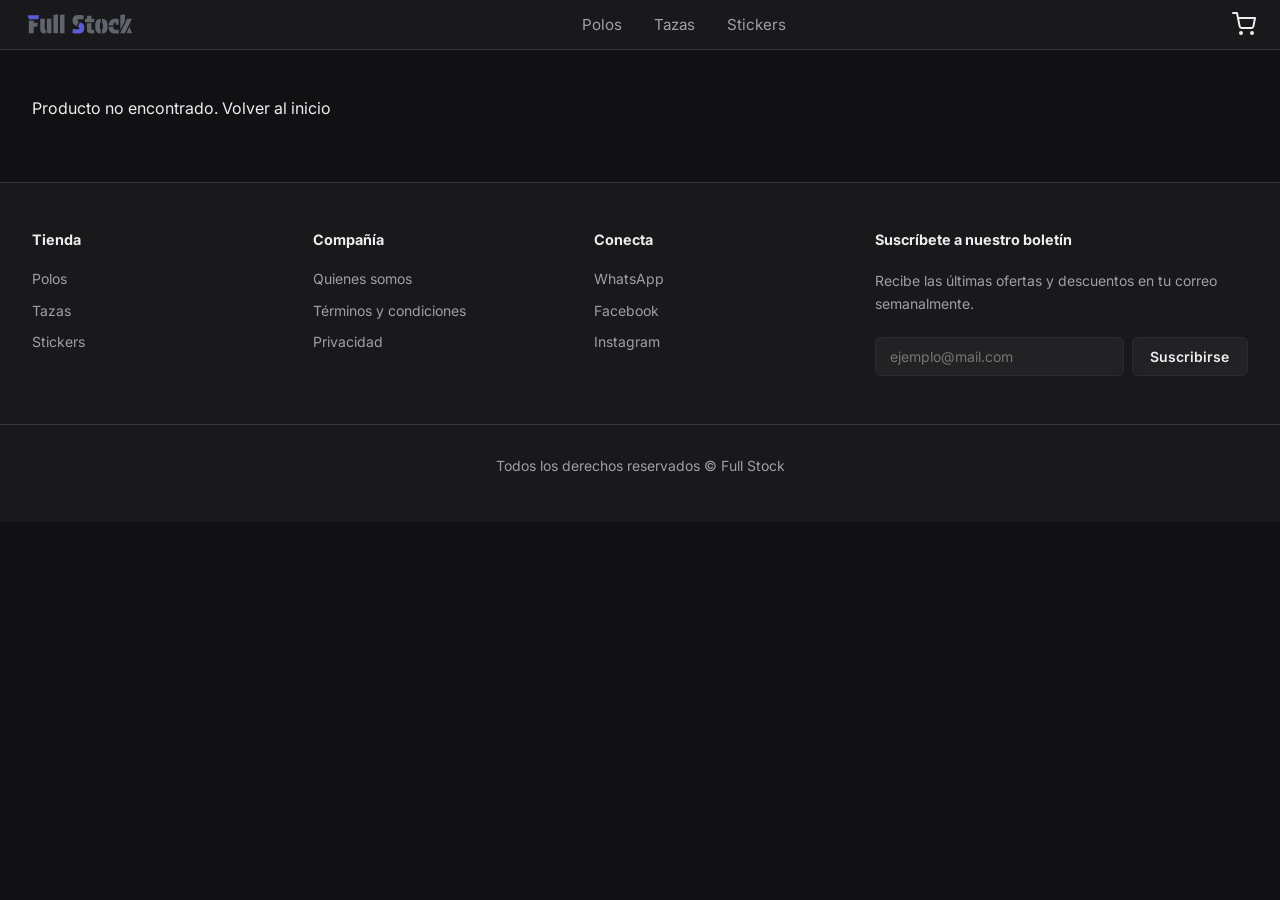
<file: producto.html>
<!DOCTYPE html>
<html lang="es">
  <head>
    <meta charset="UTF-8" />
    <meta name="viewport" content="width=device-width, initial-scale=1.0" />
    <title>Full Stock | Polo React</title>
    <link rel="stylesheet" href="styles.css" />
  </head>
  <body data-page="producto">

    <header class="site-header">
      <div class="header-inner">
        <a href="index.html" class="logo"><img src="images/logo.svg" alt="Full Stock" /></a>
        <nav class="header-nav">
          <a href="polos.html">Polos</a>
          <a href="tazas.html">Tazas</a>
          <a href="stickers.html">Stickers</a>
        </nav>
        <a href="carrito.html" class="cart-icon" aria-label="Carrito de compras">
          <svg xmlns="http://www.w3.org/2000/svg" width="24" height="24" viewBox="0 0 24 24" fill="none" stroke="currentColor" stroke-width="2" stroke-linecap="round" stroke-linejoin="round">
            <circle cx="9" cy="21" r="1"></circle>
            <circle cx="20" cy="21" r="1"></circle>
            <path d="M1 1h4l2.68 13.39a2 2 0 0 0 2 1.61h9.72a2 2 0 0 0 2-1.61L23 6H6"></path>
          </svg>
          <span class="cart-badge" style="display:none">0</span>
        </a>
      </div>
    </header>

    <main>
      <section class="product-detail-section">
        <div class="container">
          <div class="product-detail">
            <p>Cargando producto…</p>
          </div>
        </div>
      </section>
    </main>

    <footer class="site-footer">
      <div class="container footer-grid">
        <div class="footer-col">
          <h4>Tienda</h4>
          <a href="polos.html">Polos</a>
          <a href="tazas.html">Tazas</a>
          <a href="stickers.html">Stickers</a>
        </div>
        <div class="footer-col">
          <h4>Compañía</h4>
          <a href="about.html">Quienes somos</a>
          <a href="terms.html">Términos y condiciones</a>
          <a href="privacy.html">Privacidad</a>
        </div>
        <div class="footer-col">
          <h4>Conecta</h4>
          <a href="https://wa.me/">WhatsApp</a>
          <a href="https://www.facebook.com/">Facebook</a>
          <a href="https://www.instagram.com/">Instagram</a>
        </div>
        <div class="footer-col footer-newsletter">
          <h4>Suscríbete a nuestro boletín</h4>
          <p>Recibe las últimas ofertas y descuentos en tu correo semanalmente.</p>
          <form class="newsletter-form">
            <input type="email" placeholder="ejemplo@mail.com" required />
            <button type="submit">Suscribirse</button>
          </form>
        </div>
      </div>
      <p class="footer-copy">Todos los derechos reservados &copy; Full Stock</p>
    </footer>

    <script src="js/darkmode.js?v=2"></script>
    <script src="js/products.js?v=2"></script>
    <script src="js/main.js?v=2"></script>
  </body>
</html>
</file>
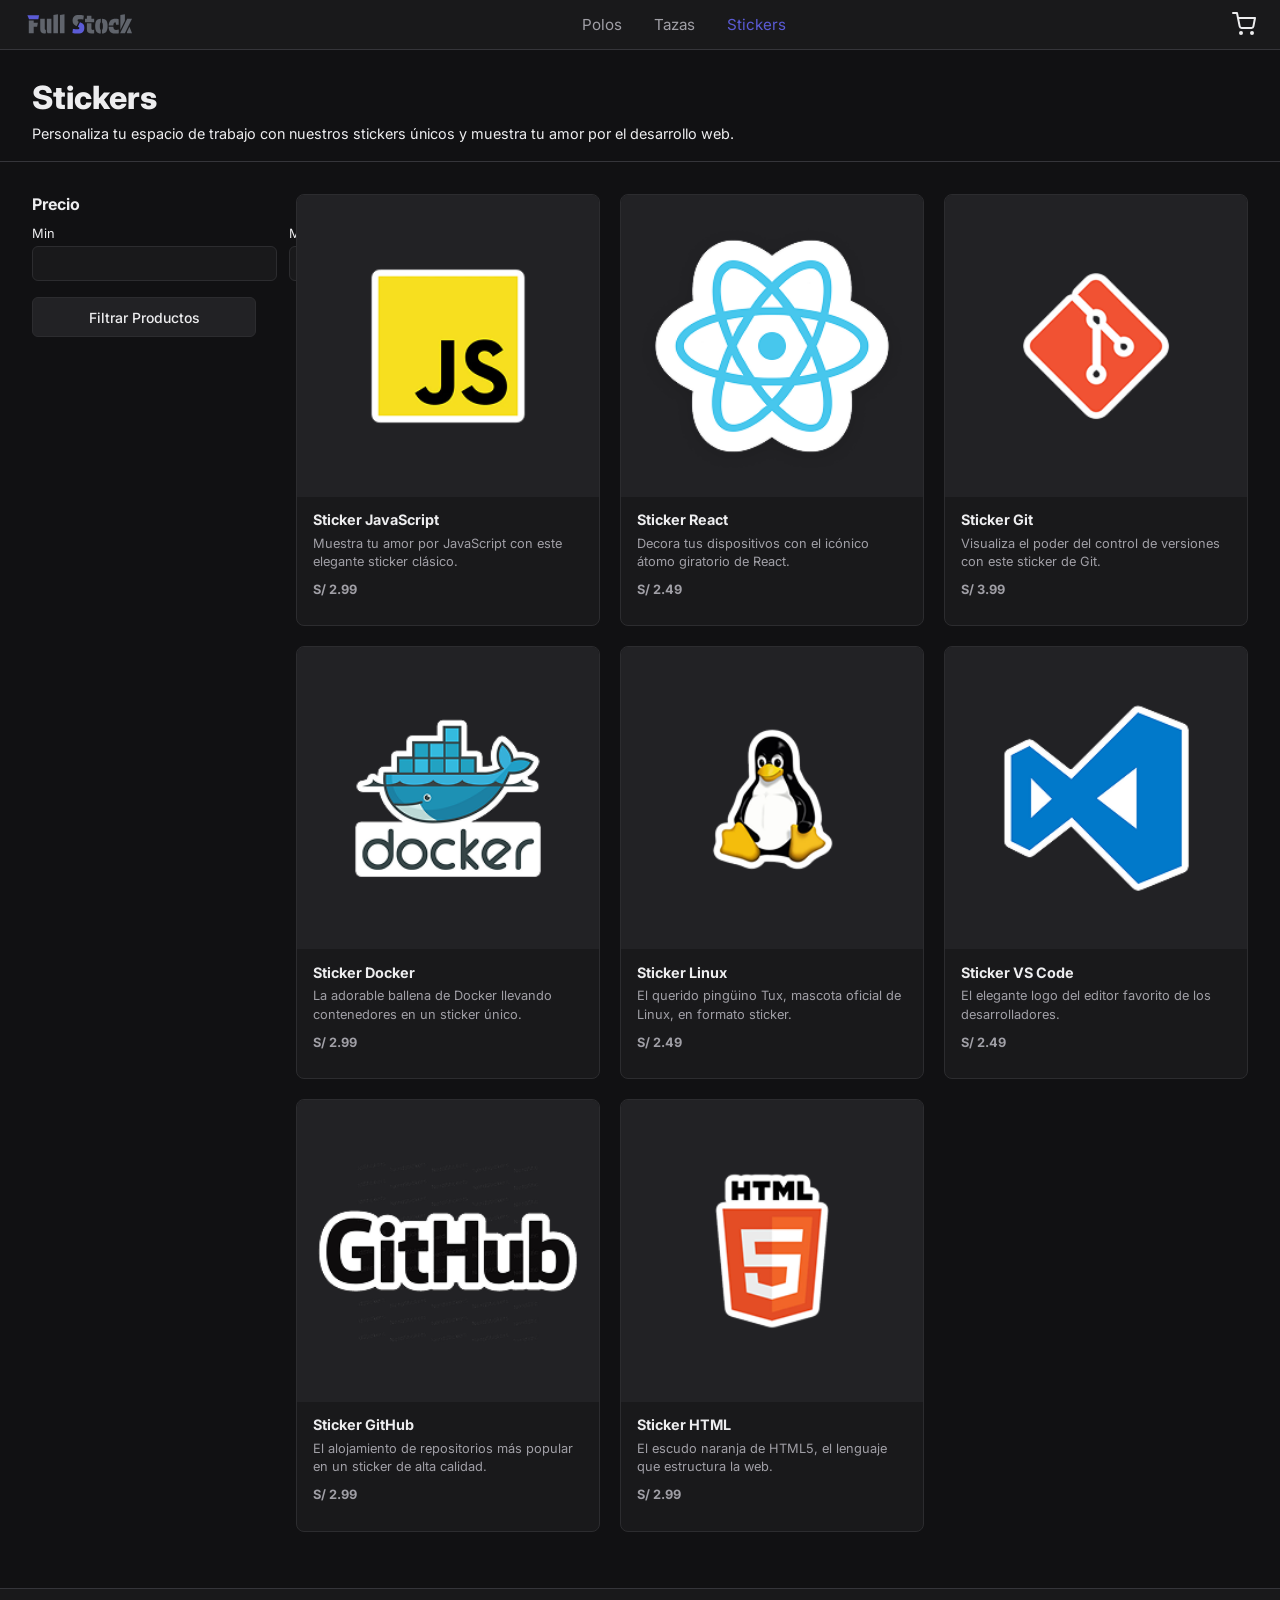
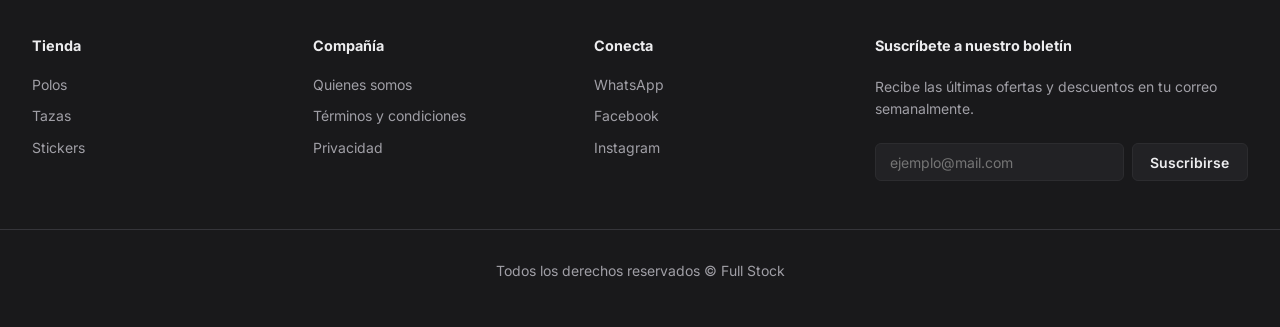
<file: stickers.html>
<!DOCTYPE html>
<html lang="es">
  <head>
    <meta charset="UTF-8" />
    <meta name="viewport" content="width=device-width, initial-scale=1.0" />
    <title>Full Stock | Stickers</title>
    <link rel="stylesheet" href="styles.css" />
  </head>
  <body>

    <header class="site-header">
      <div class="header-inner">
        <a href="index.html" class="logo"><img src="images/logo.svg" alt="Full Stock" /></a>
        <nav class="header-nav">
          <a href="polos.html">Polos</a>
          <a href="tazas.html">Tazas</a>
          <a href="stickers.html" class="active">Stickers</a>
        </nav>
        <a href="carrito.html" class="cart-icon" aria-label="Carrito de compras">
          <svg xmlns="http://www.w3.org/2000/svg" width="24" height="24" viewBox="0 0 24 24" fill="none" stroke="currentColor" stroke-width="2" stroke-linecap="round" stroke-linejoin="round">
            <circle cx="9" cy="21" r="1"></circle>
            <circle cx="20" cy="21" r="1"></circle>
            <path d="M1 1h4l2.68 13.39a2 2 0 0 0 2 1.61h9.72a2 2 0 0 0 2-1.61L23 6H6"></path>
          </svg>
          <span class="cart-badge" style="display:none">0</span>
        </a>
      </div>
    </header>

    <main>
      <section class="catalog-header">
        <div class="container">
          <h1>Stickers</h1>
          <p>Personaliza tu espacio de trabajo con nuestros stickers únicos y muestra tu amor por el desarrollo web.</p>
        </div>
      </section>

      <section class="catalog-body">
        <div class="container catalog-layout">

          <aside class="catalog-sidebar">
            <form class="filter-form">
              <fieldset>
                <legend>Precio</legend>
                <div class="filter-range">
                  <label>
                    Min
                    <input type="number" name="min" min="0" />
                  </label>
                  <label>
                    Max
                    <input type="number" name="max" min="0" />
                  </label>
                </div>
              </fieldset>
              <button type="submit">Filtrar Productos</button>
            </form>
          </aside>

          <div class="product-grid">

            <a href="producto.html?id=sticker-js" class="product-card" data-price="2.99">
              <div class="product-image">
                <img src="images/stickers/sticker-js.png" alt="Sticker JavaScript" />
              </div>
              <div class="product-info">
                <h2>Sticker JavaScript</h2>
                <p>Muestra tu amor por JavaScript con este elegante sticker clásico.</p>
                <p class="product-price">S/ 2.99</p>
              </div>
            </a>

            <a href="producto.html?id=sticker-react" class="product-card" data-price="2.49">
              <div class="product-image">
                <img src="images/stickers/sticker-react.png" alt="Sticker React" />
              </div>
              <div class="product-info">
                <h2>Sticker React</h2>
                <p>Decora tus dispositivos con el icónico átomo giratorio de React.</p>
                <p class="product-price">S/ 2.49</p>
              </div>
            </a>

            <a href="producto.html?id=sticker-git" class="product-card" data-price="3.99">
              <div class="product-image">
                <img src="images/stickers/sticker-git.png" alt="Sticker Git" />
              </div>
              <div class="product-info">
                <h2>Sticker Git</h2>
                <p>Visualiza el poder del control de versiones con este sticker de Git.</p>
                <p class="product-price">S/ 3.99</p>
              </div>
            </a>

            <a href="producto.html?id=sticker-docker" class="product-card" data-price="2.99">
              <div class="product-image">
                <img src="images/stickers/sticker-docker.png" alt="Sticker Docker" />
              </div>
              <div class="product-info">
                <h2>Sticker Docker</h2>
                <p>La adorable ballena de Docker llevando contenedores en un sticker único.</p>
                <p class="product-price">S/ 2.99</p>
              </div>
            </a>

            <a href="producto.html?id=sticker-linux" class="product-card" data-price="2.49">
              <div class="product-image">
                <img src="images/stickers/sticker-linux.png" alt="Sticker Linux" />
              </div>
              <div class="product-info">
                <h2>Sticker Linux</h2>
                <p>El querido pingüino Tux, mascota oficial de Linux, en formato sticker.</p>
                <p class="product-price">S/ 2.49</p>
              </div>
            </a>

            <a href="producto.html?id=sticker-vscode" class="product-card" data-price="2.49">
              <div class="product-image">
                <img src="images/stickers/sticker-vscode.png" alt="Sticker VS Code" />
              </div>
              <div class="product-info">
                <h2>Sticker VS Code</h2>
                <p>El elegante logo del editor favorito de los desarrolladores.</p>
                <p class="product-price">S/ 2.49</p>
              </div>
            </a>

            <a href="producto.html?id=sticker-github" class="product-card" data-price="2.99">
              <div class="product-image">
                <img src="images/stickers/sticker-github.png" alt="Sticker GitHub" />
              </div>
              <div class="product-info">
                <h2>Sticker GitHub</h2>
                <p>El alojamiento de repositorios más popular en un sticker de alta calidad.</p>
                <p class="product-price">S/ 2.99</p>
              </div>
            </a>

            <a href="producto.html?id=sticker-html" class="product-card" data-price="2.99">
              <div class="product-image">
                <img src="images/stickers/sticker-html.png" alt="Sticker HTML" />
              </div>
              <div class="product-info">
                <h2>Sticker HTML</h2>
                <p>El escudo naranja de HTML5, el lenguaje que estructura la web.</p>
                <p class="product-price">S/ 2.99</p>
              </div>
            </a>

          </div>
        </div>
      </section>
    </main>

    <footer class="site-footer">
      <div class="container footer-grid">
        <div class="footer-col">
          <h4>Tienda</h4>
          <a href="polos.html">Polos</a>
          <a href="tazas.html">Tazas</a>
          <a href="stickers.html">Stickers</a>
        </div>
        <div class="footer-col">
          <h4>Compañía</h4>
          <a href="about.html">Quienes somos</a>
          <a href="terms.html">Términos y condiciones</a>
          <a href="privacy.html">Privacidad</a>
        </div>
        <div class="footer-col">
          <h4>Conecta</h4>
          <a href="https://wa.me/">WhatsApp</a>
          <a href="https://www.facebook.com/">Facebook</a>
          <a href="https://www.instagram.com/">Instagram</a>
        </div>
        <div class="footer-col footer-newsletter">
          <h4>Suscríbete a nuestro boletín</h4>
          <p>Recibe las últimas ofertas y descuentos en tu correo semanalmente.</p>
          <form class="newsletter-form">
            <input type="email" placeholder="ejemplo@mail.com" required />
            <button type="submit">Suscribirse</button>
          </form>
        </div>
      </div>
      <p class="footer-copy">Todos los derechos reservados &copy; Full Stock</p>
    </footer>

    <script src="js/darkmode.js?v=2"></script>
    <script src="js/products.js?v=2"></script>
    <script src="js/main.js?v=2"></script>
  </body>
</html>
</file>
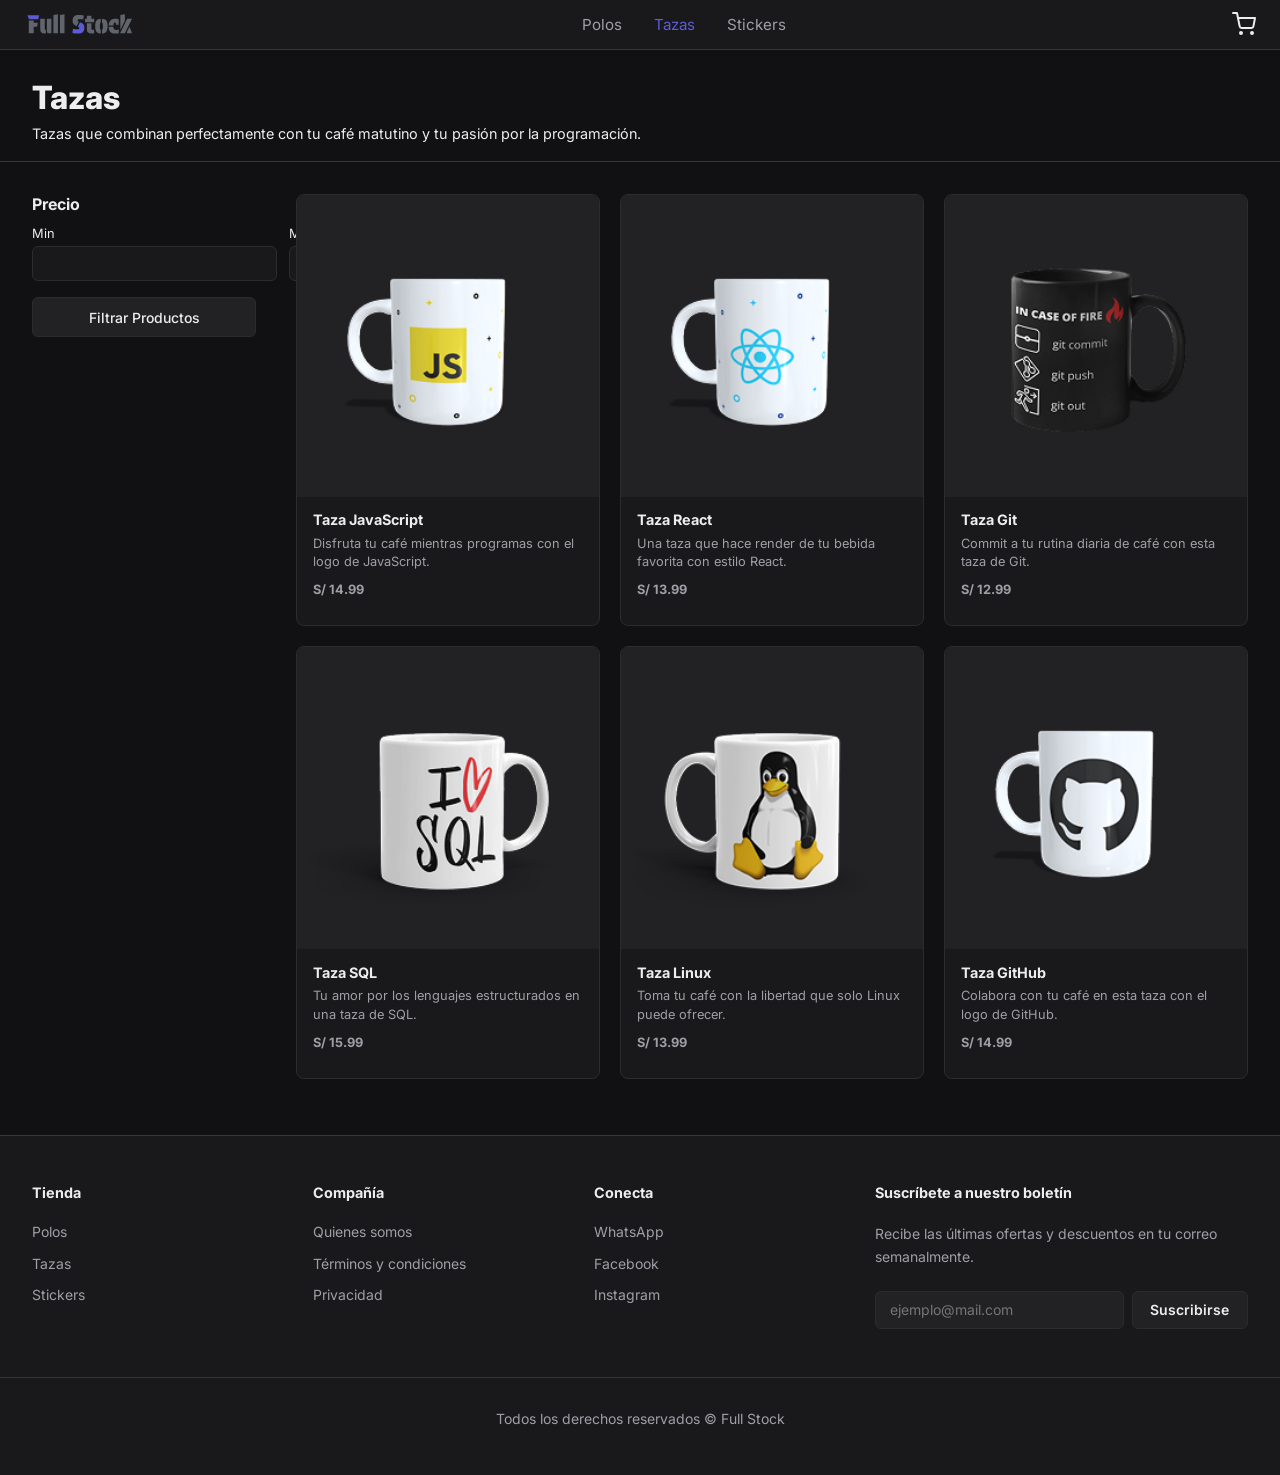
<file: tazas.html>
<!DOCTYPE html>
<html lang="es">
  <head>
    <meta charset="UTF-8" />
    <meta name="viewport" content="width=device-width, initial-scale=1.0" />
    <title>Full Stock | Tazas</title>
    <link rel="stylesheet" href="styles.css" />
  </head>
  <body>

    <header class="site-header">
      <div class="header-inner">
        <a href="index.html" class="logo"><img src="images/logo.svg" alt="Full Stock" /></a>
        <nav class="header-nav">
          <a href="polos.html">Polos</a>
          <a href="tazas.html" class="active">Tazas</a>
          <a href="stickers.html">Stickers</a>
        </nav>
        <a href="carrito.html" class="cart-icon" aria-label="Carrito de compras">
          <svg xmlns="http://www.w3.org/2000/svg" width="24" height="24" viewBox="0 0 24 24" fill="none" stroke="currentColor" stroke-width="2" stroke-linecap="round" stroke-linejoin="round">
            <circle cx="9" cy="21" r="1"></circle>
            <circle cx="20" cy="21" r="1"></circle>
            <path d="M1 1h4l2.68 13.39a2 2 0 0 0 2 1.61h9.72a2 2 0 0 0 2-1.61L23 6H6"></path>
          </svg>
          <span class="cart-badge" style="display:none">0</span>
        </a>
      </div>
    </header>

    <main>
      <section class="catalog-header">
        <div class="container">
          <h1>Tazas</h1>
          <p>Tazas que combinan perfectamente con tu café matutino y tu pasión por la programación.</p>
        </div>
      </section>

      <section class="catalog-body">
        <div class="container catalog-layout">

          <aside class="catalog-sidebar">
            <form class="filter-form">
              <fieldset>
                <legend>Precio</legend>
                <div class="filter-range">
                  <label>
                    Min
                    <input type="number" name="min" min="0" />
                  </label>
                  <label>
                    Max
                    <input type="number" name="max" min="0" />
                  </label>
                </div>
              </fieldset>
              <button type="submit">Filtrar Productos</button>
            </form>
          </aside>

          <div class="product-grid">

            <a href="producto.html?id=taza-js" class="product-card" data-price="14.99">
              <div class="product-image">
                <img src="images/tazas/taza-js.png" alt="Taza JavaScript" />
              </div>
              <div class="product-info">
                <h2>Taza JavaScript</h2>
                <p>Disfruta tu café mientras programas con el logo de JavaScript.</p>
                <p class="product-price">S/ 14.99</p>
              </div>
            </a>

            <a href="producto.html?id=taza-react" class="product-card" data-price="13.99">
              <div class="product-image">
                <img src="images/tazas/taza-react.png" alt="Taza React" />
              </div>
              <div class="product-info">
                <h2>Taza React</h2>
                <p>Una taza que hace render de tu bebida favorita con estilo React.</p>
                <p class="product-price">S/ 13.99</p>
              </div>
            </a>

            <a href="producto.html?id=taza-git" class="product-card" data-price="12.99">
              <div class="product-image">
                <img src="images/tazas/taza-git.png" alt="Taza Git" />
              </div>
              <div class="product-info">
                <h2>Taza Git</h2>
                <p>Commit a tu rutina diaria de café con esta taza de Git.</p>
                <p class="product-price">S/ 12.99</p>
              </div>
            </a>

            <a href="producto.html?id=taza-sql" class="product-card" data-price="15.99">
              <div class="product-image">
                <img src="images/tazas/taza-sql.png" alt="Taza SQL" />
              </div>
              <div class="product-info">
                <h2>Taza SQL</h2>
                <p>Tu amor por los lenguajes estructurados en una taza de SQL.</p>
                <p class="product-price">S/ 15.99</p>
              </div>
            </a>

            <a href="producto.html?id=taza-linux" class="product-card" data-price="13.99">
              <div class="product-image">
                <img src="images/tazas/taza-linux.png" alt="Taza Linux" />
              </div>
              <div class="product-info">
                <h2>Taza Linux</h2>
                <p>Toma tu café con la libertad que solo Linux puede ofrecer.</p>
                <p class="product-price">S/ 13.99</p>
              </div>
            </a>

            <a href="producto.html?id=taza-github" class="product-card" data-price="14.99">
              <div class="product-image">
                <img src="images/tazas/taza-github.png" alt="Taza GitHub" />
              </div>
              <div class="product-info">
                <h2>Taza GitHub</h2>
                <p>Colabora con tu café en esta taza con el logo de GitHub.</p>
                <p class="product-price">S/ 14.99</p>
              </div>
            </a>

          </div>
        </div>
      </section>
    </main>

    <footer class="site-footer">
      <div class="container footer-grid">
        <div class="footer-col">
          <h4>Tienda</h4>
          <a href="polos.html">Polos</a>
          <a href="tazas.html">Tazas</a>
          <a href="stickers.html">Stickers</a>
        </div>
        <div class="footer-col">
          <h4>Compañía</h4>
          <a href="about.html">Quienes somos</a>
          <a href="terms.html">Términos y condiciones</a>
          <a href="privacy.html">Privacidad</a>
        </div>
        <div class="footer-col">
          <h4>Conecta</h4>
          <a href="https://wa.me/">WhatsApp</a>
          <a href="https://www.facebook.com/">Facebook</a>
          <a href="https://www.instagram.com/">Instagram</a>
        </div>
        <div class="footer-col footer-newsletter">
          <h4>Suscríbete a nuestro boletín</h4>
          <p>Recibe las últimas ofertas y descuentos en tu correo semanalmente.</p>
          <form class="newsletter-form">
            <input type="email" placeholder="ejemplo@mail.com" required />
            <button type="submit">Suscribirse</button>
          </form>
        </div>
      </div>
      <p class="footer-copy">Todos los derechos reservados &copy; Full Stock</p>
    </footer>

    <script src="js/darkmode.js?v=2"></script>
    <script src="js/products.js?v=2"></script>
    <script src="js/main.js?v=2"></script>
  </body>
</html>
</file>
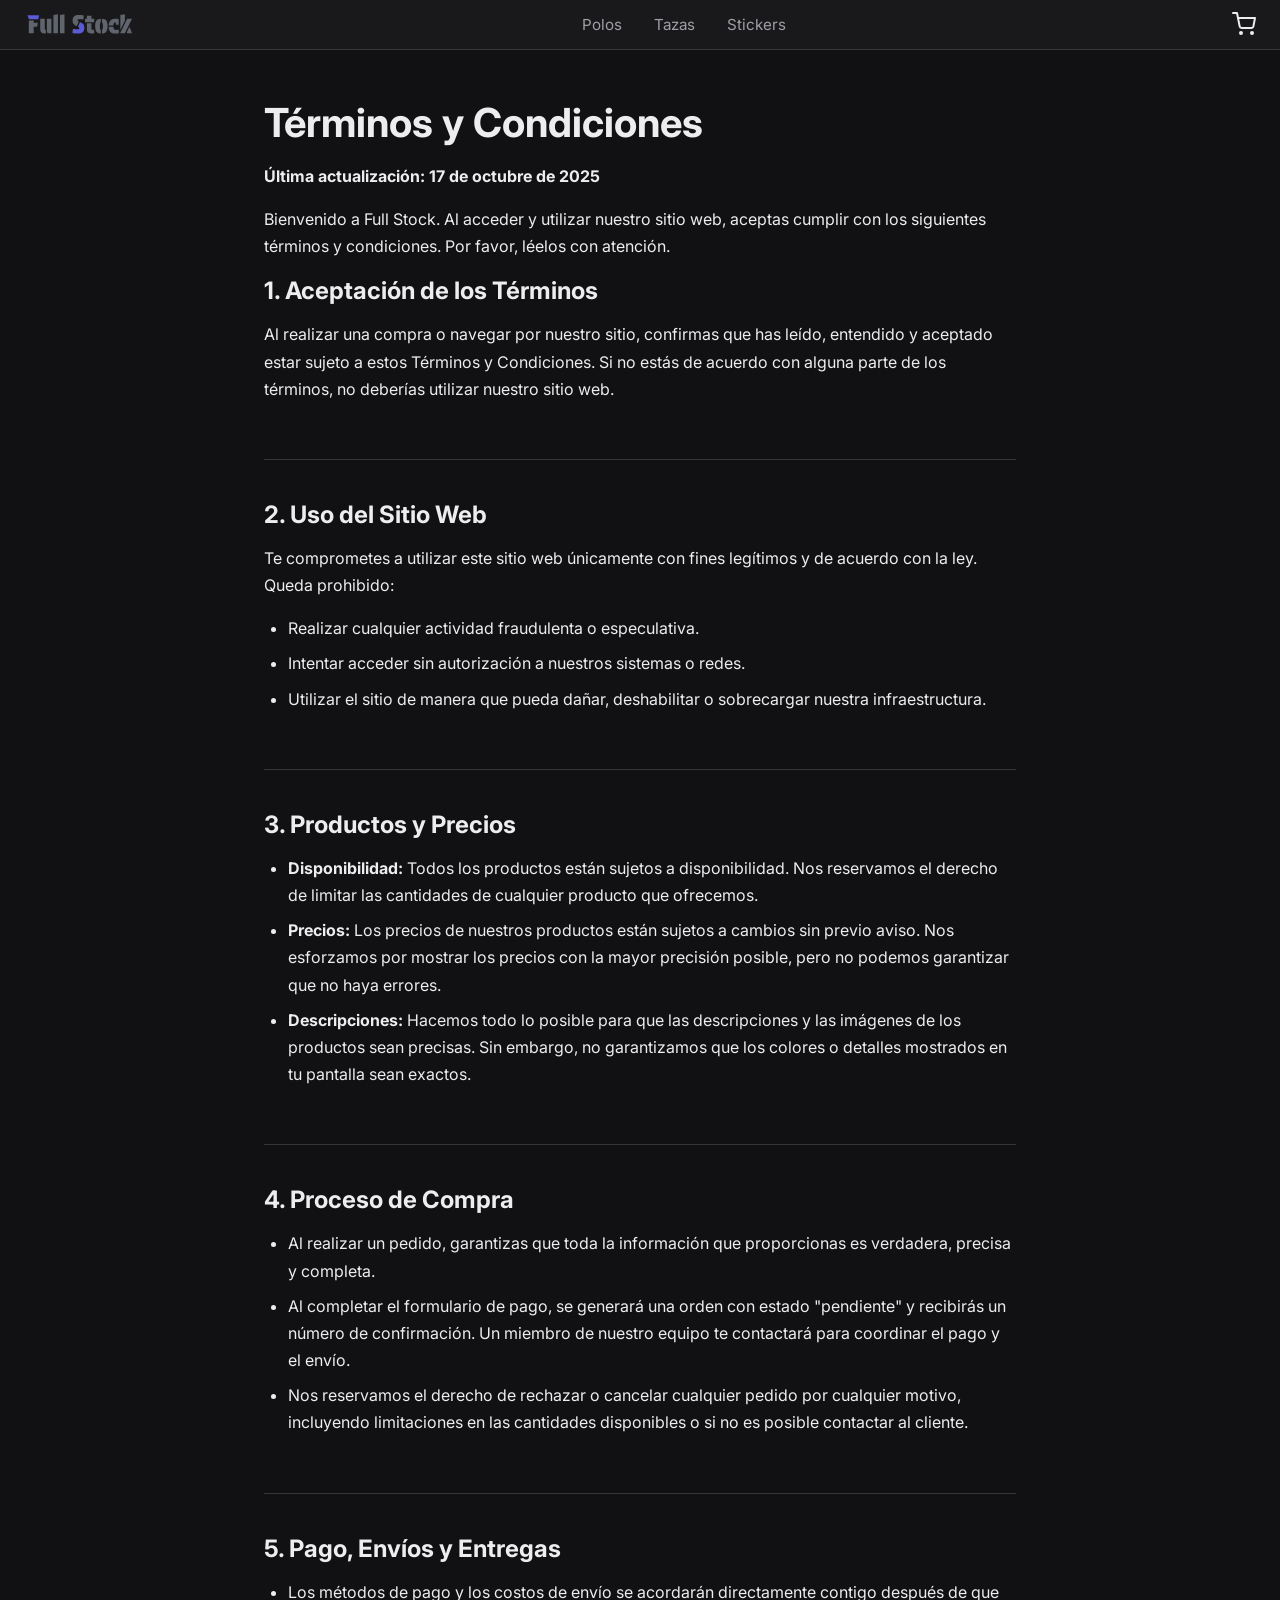
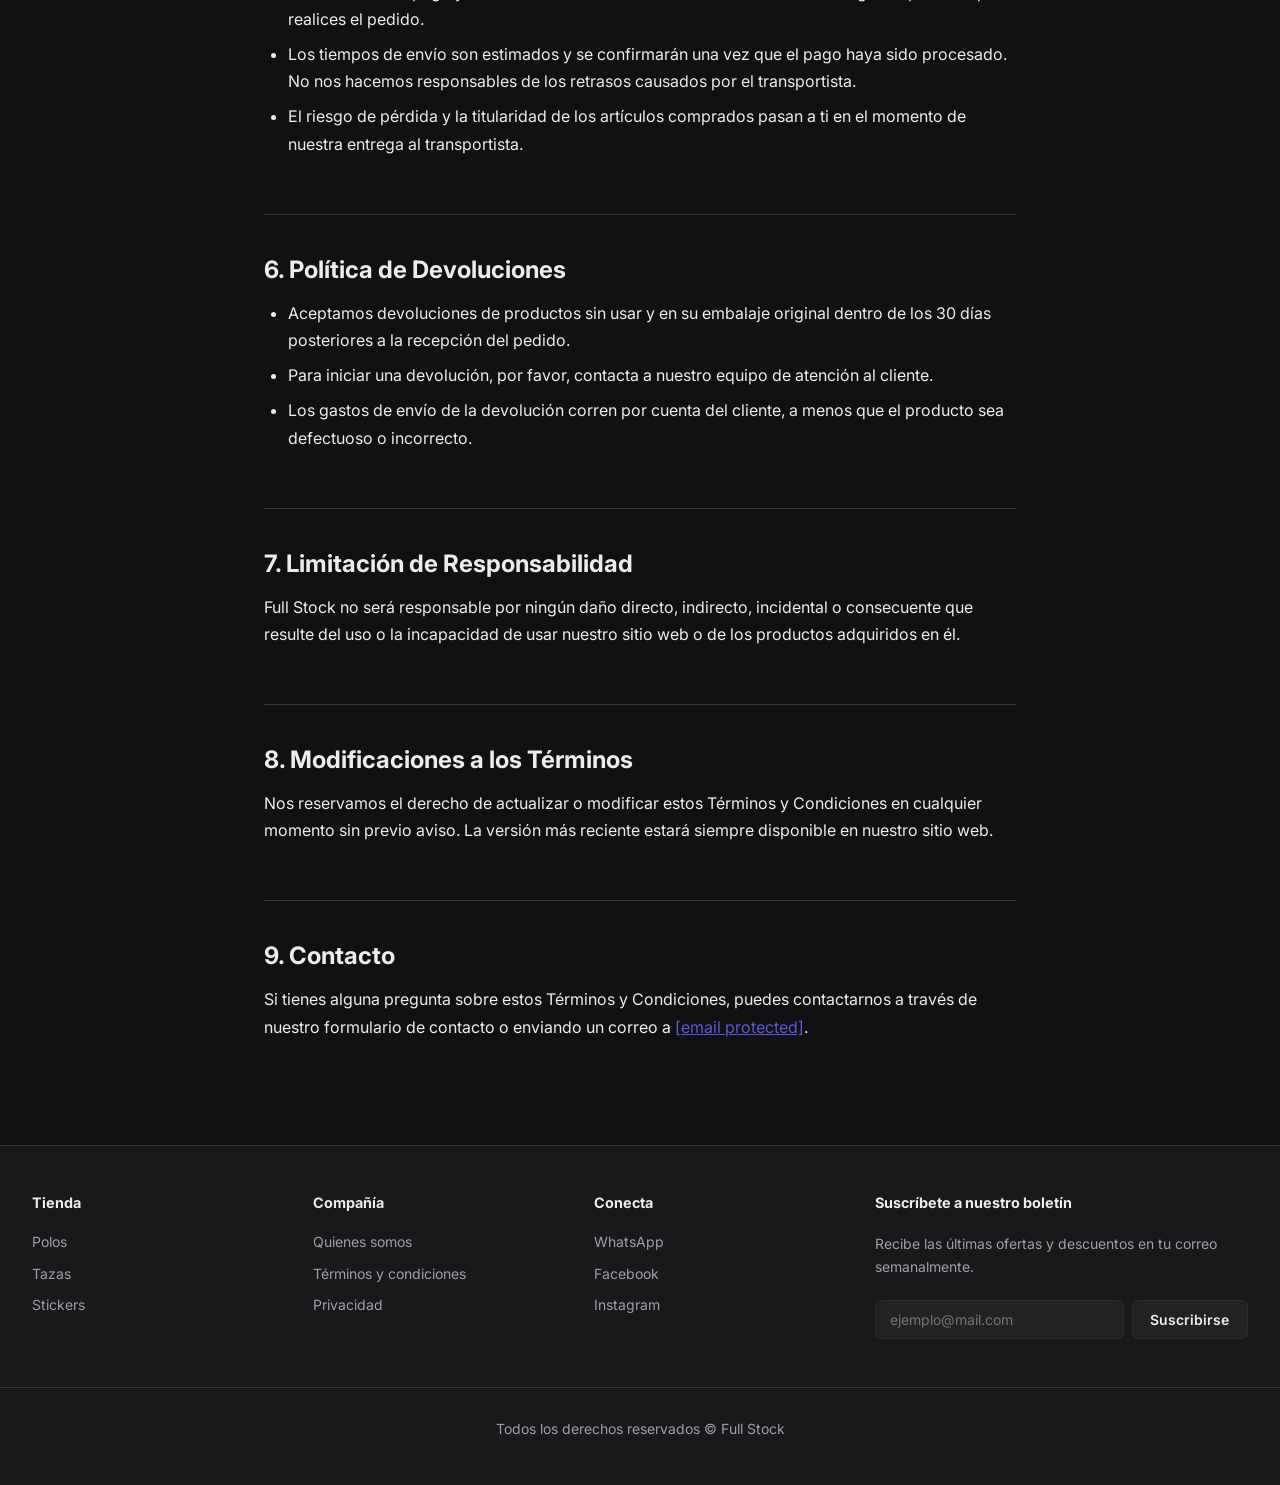
<file: terms.html>
<!DOCTYPE html>
<html lang="es">
  <head>
    <meta charset="UTF-8" />
    <meta name="viewport" content="width=device-width, initial-scale=1.0" />
    <title>Términos y Condiciones | Full Stock</title>
    <link rel="stylesheet" href="styles.css" />
  </head>
  <body class="internal-page">

    <header class="site-header">
      <div class="header-inner">
        <a href="index.html" class="logo"><img src="images/logo.svg" alt="Full Stock" /></a>
        <nav class="header-nav">
          <a href="polos.html">Polos</a>
          <a href="tazas.html">Tazas</a>
          <a href="stickers.html">Stickers</a>
        </nav>
        <a href="carrito.html" class="cart-icon" aria-label="Carrito de compras">
          <svg xmlns="http://www.w3.org/2000/svg" width="24" height="24" viewBox="0 0 24 24" fill="none" stroke="currentColor" stroke-width="2" stroke-linecap="round" stroke-linejoin="round">
            <circle cx="9" cy="21" r="1"></circle>
            <circle cx="20" cy="21" r="1"></circle>
            <path d="M1 1h4l2.68 13.39a2 2 0 0 0 2 1.61h9.72a2 2 0 0 0 2-1.61L23 6H6"></path>
          </svg>
          <span class="cart-badge" style="display:none">0</span>
        </a>
      </div>
    </header>

    <main class="page-content">

      <div class="page-header">
        <h1>Términos y Condiciones</h1>
        <p><strong>Última actualización: 17 de octubre de 2025</strong></p>
        <p>
          Bienvenido a Full Stock. Al acceder y utilizar nuestro sitio web,
          aceptas cumplir con los siguientes términos y condiciones. Por favor,
          léelos con atención.
        </p>
      </div>

      <section>
        <h2>1. Aceptación de los Términos</h2>
        <p>
          Al realizar una compra o navegar por nuestro sitio, confirmas que has
          leído, entendido y aceptado estar sujeto a estos Términos y
          Condiciones. Si no estás de acuerdo con alguna parte de los términos,
          no deberías utilizar nuestro sitio web.
        </p>
      </section>

      <section>
        <h2>2. Uso del Sitio Web</h2>
        <p>
          Te comprometes a utilizar este sitio web únicamente con fines legítimos
          y de acuerdo con la ley. Queda prohibido:
        </p>
        <ul>
          <li>Realizar cualquier actividad fraudulenta o especulativa.</li>
          <li>Intentar acceder sin autorización a nuestros sistemas o redes.</li>
          <li>
            Utilizar el sitio de manera que pueda dañar, deshabilitar o
            sobrecargar nuestra infraestructura.
          </li>
        </ul>
      </section>

      <section>
        <h2>3. Productos y Precios</h2>
        <ul>
          <li>
            <strong>Disponibilidad:</strong> Todos los productos están sujetos a
            disponibilidad. Nos reservamos el derecho de limitar las cantidades
            de cualquier producto que ofrecemos.
          </li>
          <li>
            <strong>Precios:</strong> Los precios de nuestros productos están
            sujetos a cambios sin previo aviso. Nos esforzamos por mostrar los
            precios con la mayor precisión posible, pero no podemos garantizar
            que no haya errores.
          </li>
          <li>
            <strong>Descripciones:</strong> Hacemos todo lo posible para que las
            descripciones y las imágenes de los productos sean precisas. Sin
            embargo, no garantizamos que los colores o detalles mostrados en tu
            pantalla sean exactos.
          </li>
        </ul>
      </section>

      <section>
        <h2>4. Proceso de Compra</h2>
        <ul>
          <li>
            Al realizar un pedido, garantizas que toda la información que
            proporcionas es verdadera, precisa y completa.
          </li>
          <li>
            Al completar el formulario de pago, se generará una orden con estado
            "pendiente" y recibirás un número de confirmación. Un miembro de
            nuestro equipo te contactará para coordinar el pago y el envío.
          </li>
          <li>
            Nos reservamos el derecho de rechazar o cancelar cualquier pedido
            por cualquier motivo, incluyendo limitaciones en las cantidades
            disponibles o si no es posible contactar al cliente.
          </li>
        </ul>
      </section>

      <section>
        <h2>5. Pago, Envíos y Entregas</h2>
        <ul>
          <li>
            Los métodos de pago y los costos de envío se acordarán directamente
            contigo después de que realices el pedido.
          </li>
          <li>
            Los tiempos de envío son estimados y se confirmarán una vez que el
            pago haya sido procesado. No nos hacemos responsables de los retrasos
            causados por el transportista.
          </li>
          <li>
            El riesgo de pérdida y la titularidad de los artículos comprados
            pasan a ti en el momento de nuestra entrega al transportista.
          </li>
        </ul>
      </section>

      <section>
        <h2>6. Política de Devoluciones</h2>
        <ul>
          <li>
            Aceptamos devoluciones de productos sin usar y en su embalaje
            original dentro de los 30 días posteriores a la recepción del
            pedido.
          </li>
          <li>
            Para iniciar una devolución, por favor, contacta a nuestro equipo
            de atención al cliente.
          </li>
          <li>
            Los gastos de envío de la devolución corren por cuenta del cliente,
            a menos que el producto sea defectuoso o incorrecto.
          </li>
        </ul>
      </section>

      <section>
        <h2>7. Limitación de Responsabilidad</h2>
        <p>
          Full Stock no será responsable por ningún daño directo, indirecto,
          incidental o consecuente que resulte del uso o la incapacidad de usar
          nuestro sitio web o de los productos adquiridos en él.
        </p>
      </section>

      <section>
        <h2>8. Modificaciones a los Términos</h2>
        <p>
          Nos reservamos el derecho de actualizar o modificar estos Términos y
          Condiciones en cualquier momento sin previo aviso. La versión más
          reciente estará siempre disponible en nuestro sitio web.
        </p>
      </section>

      <section>
        <h2>9. Contacto</h2>
        <p>
          Si tienes alguna pregunta sobre estos Términos y Condiciones, puedes
          contactarnos a través de nuestro formulario de contacto o enviando un
          correo a
          <a href="/cdn-cgi/l/email-protection#583b37362c393b2c37753e2d34342b2c373b33183b373c3d393a343d763439"><span class="__cf_email__" data-cfemail="c4a7abaab0a5a7b0abe9a2b1a8a8b7b0aba7af84a7aba0a1a5a6a8a1eaa8a5">[email&#160;protected]</span></a>.
        </p>
      </section>

    </main>

    <footer class="site-footer">
      <div class="container footer-grid">
        <div class="footer-col">
          <h4>Tienda</h4>
          <a href="polos.html">Polos</a>
          <a href="tazas.html">Tazas</a>
          <a href="stickers.html">Stickers</a>
        </div>
        <div class="footer-col">
          <h4>Compañía</h4>
          <a href="about.html">Quienes somos</a>
          <a href="terms.html">Términos y condiciones</a>
          <a href="privacy.html">Privacidad</a>
        </div>
        <div class="footer-col">
          <h4>Conecta</h4>
          <a href="https://wa.me/">WhatsApp</a>
          <a href="https://www.facebook.com/">Facebook</a>
          <a href="https://www.instagram.com/">Instagram</a>
        </div>
        <div class="footer-col footer-newsletter">
          <h4>Suscríbete a nuestro boletín</h4>
          <p>Recibe las últimas ofertas y descuentos en tu correo semanalmente.</p>
          <form class="newsletter-form">
            <input type="email" placeholder="ejemplo@mail.com" required />
            <button type="submit">Suscribirse</button>
          </form>
        </div>
      </div>
      <p class="footer-copy">Todos los derechos reservados &copy; Full Stock</p>
    </footer>

    <script src="js/darkmode.js?v=2"></script>
    <script src="js/products.js?v=2"></script>
    <script src="js/main.js?v=2"></script>
  </body>
</html>
</file>
<file: styles.css>
@import url('https://fonts.googleapis.com/css2?family=Inter:wght@400;500;600;700;800&family=Lora:ital,wght@0,400;0,700;1,400&family=Protest+Guerrilla&family=Source+Code+Pro:wght@400;600&display=swap');

/* ===== DESIGN SYSTEM ===== */
:root {
  /* Font families */
  --family-text:     'Inter', -apple-system, BlinkMacSystemFont, 'Segoe UI', Roboto, 'Helvetica Neue', Arial, sans-serif;
  --family-heading:  var(--family-text);
  --family-display:  'Protest Guerrilla', 'Protest Strike', 'Stencil', 'Impact', sans-serif;
  --family-code:     'Source Code Pro', 'Menlo', 'Consolas', 'Monaco', 'Courier New', monospace;
  --family-emphasis: 'Lora', 'Georgia', 'Palatino Linotype', 'Book Antiqua', 'Times New Roman', serif;

  /* Base */
  --black:       #000000;
  --white:       #ffffff;
  --background:  #f8f8fa;

  /* Accent scale (iris) */
  --accent-1:    #fdfdff;
  --accent-2:    #f8f8ff;
  --accent-3:    #f0f1fe;
  --accent-4:    #e6e7ff;
  --accent-5:    #dadcff;
  --accent-6:    #cbcdff;
  --accent-7:    #b8baf8;
  --accent-8:    #9b9ef0;
  --accent-9:    #5b5bd6;
  --accent-10:   #5151cd;
  --accent-11:   #5753c6;
  --accent-12:   #272962;
  --accent-contrast: #ffffff;

  /* Neutral scale (slate) */
  --neutral-1:   #fcfcfd;
  --neutral-2:   #f9f9fb;
  --neutral-3:   #eff0f3;
  --neutral-4:   #e7e8ec;
  --neutral-5:   #e0e1e6;
  --neutral-6:   #d8d9e0;
  --neutral-7:   #cdced7;
  --neutral-8:   #b9bbc6;
  --neutral-9:   #8b8d98;
  --neutral-10:  #80828d;
  --neutral-11:  #62636c;
  --neutral-12:  #1e1f24;

  /* Semantic aliases (used across the site) */
  --bg:          var(--white);
  --text:        var(--neutral-12);
  --text-muted:  var(--neutral-11);
  --accent:      var(--accent-9);
  --accent-dark: var(--accent-10);
  --border:      var(--neutral-5);
  --logo-color:  var(--accent-9);
}

/* ===== DARK MODE ===== */
.dark {
  --black:       #ffffff;
  --white:       #111113;
  --background:  #18181b;

  --accent-1:    #13131e;
  --accent-2:    #171625;
  --accent-3:    #202248;
  --accent-4:    #262a65;
  --accent-5:    #303374;
  --accent-6:    #3d3e85;
  --accent-7:    #4a4a9b;
  --accent-8:    #5c5cbd;
  --accent-9:    #5b5bd6;
  --accent-10:   #6e6ade;
  --accent-11:   #b1a9ff;
  --accent-12:   #e0dffe;
  --accent-contrast: #ffffff;

  --neutral-1:   #111113;
  --neutral-2:   #19191b;
  --neutral-3:   #222225;
  --neutral-4:   #2c2c2f;
  --neutral-5:   #35353a;
  --neutral-6:   #3e3e44;
  --neutral-7:   #504f57;
  --neutral-8:   #706f7b;
  --neutral-9:   #7e7d86;
  --neutral-10:  #908f96;
  --neutral-11:  #a09fa6;
  --neutral-12:  #ededef;
}

.dark .site-header {
  background-color: var(--neutral-2);
}

.dark .hero::before {
  background: rgba(0, 0, 0, 0.7);
}

.dark .promise-section {
  background-color: var(--neutral-2);
}

.dark .product-image {
  background-color: var(--neutral-3);
}

.dark .product-detail-image {
  background-color: var(--neutral-3);
}

.dark .product-card {
  background-color: var(--neutral-2);
  border-color: var(--neutral-4);
}

.dark .cart-box,
.dark .summary-card,
.dark .checkout-section input,
.dark .checkout-section select {
  background-color: var(--neutral-2);
  border-color: var(--neutral-4);
  color: var(--neutral-12);
}

.dark .site-footer {
  background-color: var(--neutral-2);
}

.dark .newsletter-form input {
  background-color: var(--neutral-3);
  border-color: var(--neutral-4);
  color: var(--neutral-12);
}

.dark .newsletter-form button,
.dark .catalog-sidebar button {
  background-color: var(--neutral-3);
  border-color: var(--neutral-4);
  color: var(--neutral-12);
}

.dark .filter-range input {
  background-color: var(--neutral-2);
  border-color: var(--neutral-4);
  color: var(--neutral-12);
}

/* ===== RESET Y BASE ===== */
*, *::before, *::after {
  box-sizing: border-box;
  margin: 0;
  padding: 0;
}

body {
  font-family: var(--family-text);
  color: var(--text);
  background-color: var(--bg);
}

img {
  display: block;
  max-width: 100%;
  height: auto;
}

a {
  text-decoration: none;
  color: inherit;
}

/* ===== CONTAINER ===== */
.container {
  padding-left: 1.5rem;
  padding-right: 1.5rem;
  max-width: 80rem;
  margin-left: auto;
  margin-right: auto;
}

@media (min-width: 64rem) {
  .container {
    padding-left: 2rem;
    padding-right: 2rem;
  }
}

/* ===== HEADER ===== */
.site-header {
  border-bottom: 1px solid var(--border);
  background-color: #ffffff;
  padding: 0.65rem 0;
  position: sticky;
  top: 0;
  z-index: 100;
}

.header-inner {
  display: flex;
  align-items: center;
  justify-content: space-between;
  padding-left: 1.5rem;
  padding-right: 1.5rem;
  max-width: 80rem;
  margin: 0 auto;
}

.logo {
  display: inline-flex;
  align-items: center;
}

.logo img {
  height: 1.75rem;
  width: auto;
  display: block;
}

.header-nav {
  display: flex;
  gap: 2rem;
}

.header-nav a {
  font-size: 0.95rem;
  color: var(--text-muted);
  transition: color 0.2s;
}

.header-nav a:hover {
  color: var(--accent);
}

.cart-icon {
  color: var(--text);
  display: inline-flex;
  align-items: center;
  position: relative;
  transition: color 0.2s;
}

.cart-icon:hover {
  color: var(--accent);
}

.cart-badge {
  position: absolute;
  top: -0.5rem;
  right: -0.65rem;
  background-color: var(--accent);
  color: #ffffff;
  font-size: 0.7rem;
  font-weight: 700;
  min-width: 1.1rem;
  height: 1.1rem;
  padding: 0 0.3rem;
  border-radius: 999px;
  display: flex;
  align-items: center;
  justify-content: center;
  line-height: 1;
}

/* ===== HERO ===== */
.hero {
  background-image: url('https://images.unsplash.com/photo-1517694712202-14dd9538aa97?w=1600&h=800&fit=crop');
  background-size: cover;
  background-position: center;
  min-height: 480px;
  display: flex;
  align-items: center;
  position: relative;
}

.hero::before {
  content: '';
  position: absolute;
  inset: 0;
  background: rgba(0, 0, 0, 0.55);
}

.hero-content {
  position: relative;
  z-index: 1;
  padding: 4rem 2rem;
  max-width: 80rem;
  margin: 0 auto;
  width: 100%;
  text-align: center;
  display: flex;
  flex-direction: column;
  align-items: center;
}

.hero-content h1 {
  font-family: var(--family-heading);
  font-weight: 700;
  font-size: clamp(2rem, 5vw, 3.5rem);
  color: #ffffff;
  line-height: 1.2;
  margin-bottom: 1.25rem;
}

.hero-content p {
  color: rgba(255, 255, 255, 0.9);
  font-size: 1rem;
  line-height: 1.7;
  margin-bottom: 2rem;
  max-width: 40ch;
}

.hero-content p a {
  color: rgba(255, 255, 255, 0.9);
  text-decoration: underline;
}

.btn-primary {
  display: inline-block;
  background-color: var(--accent);
  color: #ffffff;
  font-weight: 600;
  font-size: 0.95rem;
  padding: 0.75rem 1.75rem;
  border-radius: 0.375rem;
  transition: background-color 0.2s;
}

.btn-primary:hover {
  background-color: var(--accent-dark);
}

/* ===== CATEGORIES SECTION ===== */
.categories-section {
  padding: 4rem 0;
}

.categories-section h2 {
  font-family: var(--family-heading);
  font-size: 2rem;
  font-weight: 700;
  margin-bottom: 0.75rem;
  color: var(--text);
}

.categories-subtitle {
  color: var(--text-muted);
  line-height: 1.6;
  max-width: 60ch;
  margin-bottom: 2.5rem;
}

.categories-grid {
  display: flex;
  flex-direction: column;
  gap: 2rem;
}

@media (min-width: 40rem) {
  .categories-grid {
    flex-direction: row;
    flex-wrap: wrap;
  }

  .category-card {
    flex: 1 1 calc(50% - 1rem);
  }
}

@media (min-width: 64rem) {
  .categories-grid {
    flex-wrap: nowrap;
  }

  .category-card {
    flex: 1;
  }
}

.category-card,
.category-card h3,
.category-card p {
  text-decoration: none;
}

.category-image-container {
  aspect-ratio: 1 / 1;
  overflow: hidden;
  border-radius: 0.5rem;
  margin-bottom: 1rem;
}

.category-image-container img {
  width: 100%;
  height: 100%;
  object-fit: cover;
  transition: transform 0.3s ease;
}

.category-card:hover .category-image-container img {
  transform: scale(1.04);
}

.category-card h3 {
  font-size: 1.1rem;
  font-weight: 700;
  margin-bottom: 0.4rem;
  color: var(--text);
}

.category-card p {
  color: var(--text-muted);
  font-size: 0.9rem;
  line-height: 1.5;
}

/* ===== PROMISE SECTION ===== */
.promise-section {
  background-color: #f9fafb;
  padding: 4rem 0;
}

.promise-title {
  font-family: var(--family-heading);
  font-size: 1.5rem;
  font-weight: 700;
  line-height: 2rem;
  color: var(--text);
  text-align: center;
  margin-bottom: 2.5rem;
}

.promise-grid {
  display: grid;
  grid-template-columns: 1fr;
  gap: 2.5rem;
  text-align: center;
}

@media (min-width: 40rem) {
  .promise-grid {
    grid-template-columns: repeat(2, 1fr);
    gap: 2rem;
  }
}

@media (min-width: 64rem) {
  .promise-grid {
    grid-template-columns: repeat(4, 1fr);
  }
}

.promise-icon {
  display: flex;
  justify-content: center;
  margin-bottom: 1rem;
  color: var(--accent);
}

.promise-item h3 {
  font-size: 1rem;
  font-weight: 700;
  margin-bottom: 0.5rem;
  color: var(--text);
}

.promise-item p {
  font-size: 0.875rem;
  color: var(--text-muted);
  line-height: 1.6;
  max-width: 28ch;
  margin: 0 auto;
}

/* ===== FOOTER ===== */
.site-footer {
  background-color: #ffffff;
  border-top: 1px solid var(--border);
  padding: 3rem 0;
}

.footer-grid {
  display: grid;
  grid-template-columns: 1fr;
  gap: 2.5rem;
}

@media (min-width: 40rem) {
  .footer-grid {
    grid-template-columns: repeat(2, 1fr);
  }
}

@media (min-width: 64rem) {
  .footer-grid {
    grid-template-columns: repeat(3, 1fr) 1.5fr;
    gap: 3rem;
  }
}

.footer-col {
  display: flex;
  flex-direction: column;
  gap: 0.9rem;
}

.footer-col h4 {
  font-size: 0.9rem;
  font-weight: 700;
  color: var(--text);
  margin-bottom: 0.5rem;
}

.footer-col a {
  font-size: 0.875rem;
  color: var(--text-muted);
  transition: color 0.2s;
}

.footer-col a:hover {
  color: var(--accent);
}

.footer-newsletter p {
  font-size: 0.875rem;
  color: var(--text-muted);
  line-height: 1.6;
  margin-bottom: 0.25rem;
}

.newsletter-form {
  display: flex;
  gap: 0.5rem;
  margin-top: 0.25rem;
}

.newsletter-form input {
  flex: 1;
  min-width: 0;
  padding: 0.6rem 0.9rem;
  border: 1px solid var(--border);
  border-radius: 0.375rem;
  font-size: 0.875rem;
  font-family: inherit;
  background-color: #ffffff;
}

.newsletter-form input:focus {
  outline: none;
  border-color: var(--accent);
}

.newsletter-form button {
  padding: 0.6rem 1.1rem;
  background-color: #f3f4f6;
  color: var(--text);
  border: 1px solid var(--border);
  border-radius: 0.375rem;
  font-size: 0.875rem;
  font-weight: 600;
  font-family: inherit;
  cursor: pointer;
  transition: background-color 0.2s;
}

.newsletter-form button:hover {
  background-color: #e5e7eb;
}

.footer-copy {
  text-align: center;
  font-size: 0.875rem;
  color: var(--text-muted);
  margin-top: 3rem;
  padding-top: 2rem;
  border-top: 1px solid var(--border);
}

/* ===== CATALOG (polos, tazas, stickers) ===== */
.catalog-header {
  padding: 1.75rem 0 1rem;
  border-bottom: 1px solid var(--border);
}

.catalog-header h1 {
  font-family: var(--family-heading);
  font-size: 2rem;
  font-weight: 800;
  color: var(--text);
  margin-bottom: 0.4rem;
}

.catalog-header p {
  color: var(--text);
  font-size: 0.9rem;
  line-height: 1.5;
}

.catalog-body {
  padding: 2rem 0 3.5rem;
}

.catalog-layout {
  display: grid;
  grid-template-columns: 1fr;
  gap: 2rem;
}

@media (min-width: 64rem) {
  .catalog-layout {
    grid-template-columns: 14rem 1fr;
    gap: 2.5rem;
    align-items: start;
  }
}

.catalog-sidebar .filter-form {
  display: flex;
  flex-direction: column;
  gap: 1rem;
}

.catalog-sidebar fieldset {
  border: none;
  padding: 0;
}

.catalog-sidebar legend {
  font-size: 1rem;
  font-weight: 700;
  color: var(--text);
  margin-bottom: 0.75rem;
}

.filter-range {
  display: flex;
  gap: 0.75rem;
}

.filter-range label {
  flex: 1;
  display: flex;
  flex-direction: column;
  font-size: 0.8rem;
  color: var(--text);
  gap: 0.35rem;
}

.filter-range input {
  padding: 0.5rem 0.6rem;
  border: 1px solid var(--border);
  border-radius: 0.375rem;
  font-family: inherit;
  font-size: 0.9rem;
}

.catalog-sidebar button {
  padding: 0.65rem 1rem;
  background-color: #f3f4f6;
  color: var(--text);
  border: 1px solid var(--border);
  border-radius: 0.375rem;
  font-size: 0.875rem;
  font-weight: 500;
  font-family: inherit;
  cursor: pointer;
  transition: background-color 0.2s;
}

.catalog-sidebar button:hover {
  background-color: #e5e7eb;
}

.product-grid {
  display: grid;
  grid-template-columns: 1fr;
  gap: 1.25rem;
}

@media (min-width: 40rem) {
  .product-grid {
    grid-template-columns: repeat(2, 1fr);
  }
}

@media (min-width: 64rem) {
  .product-grid {
    grid-template-columns: repeat(3, 1fr);
  }
}

.product-card {
  display: flex;
  flex-direction: column;
  background-color: #ffffff;
  border: 1px solid var(--border);
  border-radius: 0.5rem;
  overflow: hidden;
  text-decoration: none;
  color: inherit;
  transition: box-shadow 0.2s, transform 0.2s;
}

.product-card:hover {
  box-shadow: 0 6px 18px rgba(0, 0, 0, 0.08);
  transform: translateY(-2px);
}

.product-image {
  display: block;
  aspect-ratio: 1 / 1;
  background-color: #f3f4f6;
  padding: 0.75rem;
}

.product-image img {
  width: 100%;
  height: 100%;
  object-fit: contain;
}

.product-info {
  padding: 0.9rem 1rem 1rem;
}

.product-info h2 {
  font-size: 0.9rem;
  font-weight: 700;
  color: var(--text);
  margin-bottom: 0.4rem;
}

.product-info p {
  font-size: 0.8rem;
  color: var(--text-muted);
  line-height: 1.45;
  margin-bottom: 0.6rem;
}

.product-price {
  font-size: 0.9rem;
  font-weight: 700;
  color: var(--text);
  margin-bottom: 0;
}

.header-nav a.active {
  color: var(--accent);
}

/* ===== PRODUCT DETAIL ===== */
.product-detail-section {
  padding: 3rem 0 4rem;
}

.product-detail {
  display: grid;
  grid-template-columns: 1fr;
  gap: 2.5rem;
}

@media (min-width: 48rem) {
  .product-detail {
    grid-template-columns: 1fr 1fr;
    gap: 3rem;
    align-items: start;
  }
}

.product-detail-image {
  aspect-ratio: 1 / 1;
  background-color: #f3f4f6;
  border-radius: 0.5rem;
  padding: 2.5rem;
  display: flex;
  align-items: center;
  justify-content: center;
}

.product-detail-image img {
  max-width: 100%;
  max-height: 100%;
  object-fit: contain;
}

.product-detail-info h1 {
  font-family: var(--family-heading);
  font-size: 2.25rem;
  font-weight: 700;
  color: var(--text);
  margin-bottom: 0.75rem;
}

.product-detail-price {
  font-size: 1.75rem;
  font-weight: 700;
  color: var(--text);
  margin-bottom: 1.5rem;
}

.product-detail-description {
  color: var(--text);
  line-height: 1.6;
  margin-bottom: 1.5rem;
}

.btn-block {
  display: block;
  width: 100%;
  text-align: center;
  border: none;
  cursor: pointer;
  font-family: inherit;
  font-size: 1rem;
  padding: 0.9rem 1.25rem;
}

.product-detail-divider {
  border: none;
  border-top: 1px solid var(--border);
  margin: 2rem 0 1.5rem;
}

.product-features-title {
  font-size: 1rem;
  font-weight: 700;
  color: var(--accent);
  margin-bottom: 1rem;
}

.product-features-list {
  padding-left: 1.25rem;
  color: var(--text);
}

.product-features-list li {
  font-size: 0.95rem;
  line-height: 1.6;
  margin-bottom: 0.5rem;
}

/* ===== CART / CHECKOUT ===== */
.cart-section {
  padding: 3rem 0 5rem;
}

.cart-title {
  font-family: var(--family-heading);
  font-size: 2rem;
  font-weight: 700;
  color: var(--text);
  text-align: center;
  margin-bottom: 2.5rem;
}

.cart-empty {
  max-width: 32rem;
  margin: 0 auto;
}

.cart-box {
  border: 1px solid var(--border);
  border-radius: 0.5rem;
  padding: 1.5rem;
  background-color: #ffffff;
}

.cart-total-row {
  display: flex;
  justify-content: space-between;
  align-items: center;
  padding-bottom: 1.25rem;
  margin-bottom: 1.25rem;
  border-bottom: 1px solid var(--border);
  font-size: 1rem;
  font-weight: 600;
  color: var(--text);
}

.checkout-layout {
  display: grid;
  grid-template-columns: 1fr;
  gap: 3rem;
}

@media (min-width: 64rem) {
  .checkout-layout {
    grid-template-columns: 1fr 1fr;
    gap: 4rem;
    align-items: start;
  }
}

.checkout-form {
  display: flex;
  flex-direction: column;
}

.checkout-section h2 {
  font-size: 1.25rem;
  font-weight: 700;
  color: var(--text);
  margin-bottom: 1.25rem;
}

.checkout-section label {
  display: flex;
  flex-direction: column;
  font-size: 0.95rem;
  font-weight: 500;
  color: var(--text);
  gap: 0.5rem;
  margin-bottom: 1.25rem;
}

.checkout-section input,
.checkout-section select {
  padding: 0.75rem 0.9rem;
  border: 1px solid var(--border);
  border-radius: 0.5rem;
  font-size: 0.95rem;
  font-family: inherit;
  font-weight: 400;
  background-color: #ffffff;
  color: var(--text);
}

.checkout-section input:focus,
.checkout-section select:focus {
  outline: none;
  border-color: var(--accent);
  box-shadow: 0 0 0 3px rgba(108, 99, 255, 0.15);
}

.checkout-divider {
  border: none;
  border-top: 1px solid var(--border);
  margin: 1rem 0 2rem;
}

.checkout-submit {
  margin-top: 1rem;
  padding: 1rem;
  font-size: 1rem;
  font-weight: 600;
}

.checkout-summary h2 {
  font-size: 1.25rem;
  font-weight: 700;
  color: var(--text);
  margin-bottom: 1.25rem;
}

.summary-card {
  border: 1px solid var(--border);
  border-radius: 0.5rem;
  background-color: #ffffff;
  overflow: hidden;
}

.summary-items {
  padding: 1.25rem;
  display: flex;
  flex-direction: column;
  gap: 1.25rem;
}

.summary-item {
  display: grid;
  grid-template-columns: 80px 1fr;
  gap: 1rem;
  align-items: center;
}

.summary-item img {
  width: 80px;
  height: 80px;
  object-fit: contain;
  background-color: #f3f4f6;
  border-radius: 0.5rem;
  padding: 0.5rem;
}

.summary-item-body {
  display: flex;
  flex-direction: column;
  gap: 0.5rem;
}

.summary-item-head {
  display: flex;
  justify-content: space-between;
  align-items: flex-start;
  gap: 0.5rem;
}

.summary-item-head h3 {
  font-size: 0.95rem;
  font-weight: 700;
  color: var(--text);
}

.summary-remove {
  background: none;
  border: none;
  font-size: 1.25rem;
  line-height: 1;
  color: var(--text-muted);
  cursor: pointer;
  padding: 0 0.25rem;
  transition: color 0.2s;
}

.summary-remove:hover {
  color: #ef4444;
}

.summary-item-meta {
  display: flex;
  justify-content: flex-end;
  align-items: center;
  gap: 0.5rem;
  font-size: 0.95rem;
  color: var(--text);
}

.summary-times {
  color: var(--text-muted);
}

.summary-total-row {
  display: flex;
  justify-content: space-between;
  align-items: center;
  padding: 1.25rem;
  border-top: 1px solid var(--border);
  font-size: 1rem;
  font-weight: 600;
  color: var(--text);
}

/* Toast notification */
.toast {
  position: fixed;
  bottom: 2rem;
  left: 50%;
  transform: translateX(-50%) translateY(2rem);
  background-color: var(--text);
  color: #ffffff;
  padding: 0.75rem 1.25rem;
  border-radius: 0.5rem;
  font-size: 0.9rem;
  box-shadow: 0 4px 20px rgba(0, 0, 0, 0.15);
  opacity: 0;
  pointer-events: none;
  transition: opacity 0.25s, transform 0.25s;
  z-index: 1000;
}

.toast.visible {
  opacity: 1;
  transform: translateX(-50%) translateY(0);
}

/* ===== THANK YOU ===== */
.thank-you-section {
  padding: 5rem 0;
  display: flex;
  justify-content: center;
}

.thank-you-card {
  max-width: 32rem;
  margin: 0 auto;
  text-align: center;
  background-color: #ffffff;
  border: 1px solid var(--border);
  border-radius: 0.75rem;
  padding: 3rem 2rem;
}

.thank-you-icon {
  display: flex;
  justify-content: center;
  color: var(--accent);
  margin-bottom: 1.5rem;
}

.thank-you-card h1 {
  font-family: var(--family-heading);
  font-size: 2rem;
  font-weight: 700;
  color: var(--text);
  margin-bottom: 1rem;
}

.thank-you-message {
  color: var(--text-muted);
  line-height: 1.7;
  margin-bottom: 1.5rem;
}

.thank-you-order {
  font-size: 0.95rem;
  color: var(--text);
  margin-bottom: 2rem;
}

/* ===== PÁGINAS INTERNAS (about, privacy, terms) ===== */
.internal-page main {
  max-width: 50rem;
  margin: 3rem auto;
  padding: 0 1.5rem;
}

.internal-page main section {
  margin-bottom: 2.5rem;
  padding-bottom: 2.5rem;
  border-bottom: 1px solid var(--border);
}

.internal-page main section:last-child {
  border-bottom: none;
}

.internal-page main h1 {
  font-family: var(--family-heading);
  font-size: 2.5rem;
  font-weight: 700;
  margin-bottom: 1rem;
  color: var(--text);
}

.internal-page main h2 {
  font-family: var(--family-heading);
  font-size: 1.5rem;
  font-weight: 700;
  margin-bottom: 1rem;
  color: var(--text);
}

.internal-page main p {
  line-height: 1.7;
  color: var(--text);
  margin-bottom: 1rem;
}

.internal-page main ul {
  padding-left: 1.5rem;
  margin-bottom: 1rem;
}

.internal-page main li {
  line-height: 1.7;
  color: var(--text);
  margin-bottom: 0.5rem;
}

.internal-page main a {
  color: var(--accent);
  text-decoration: underline;
}
</file>
